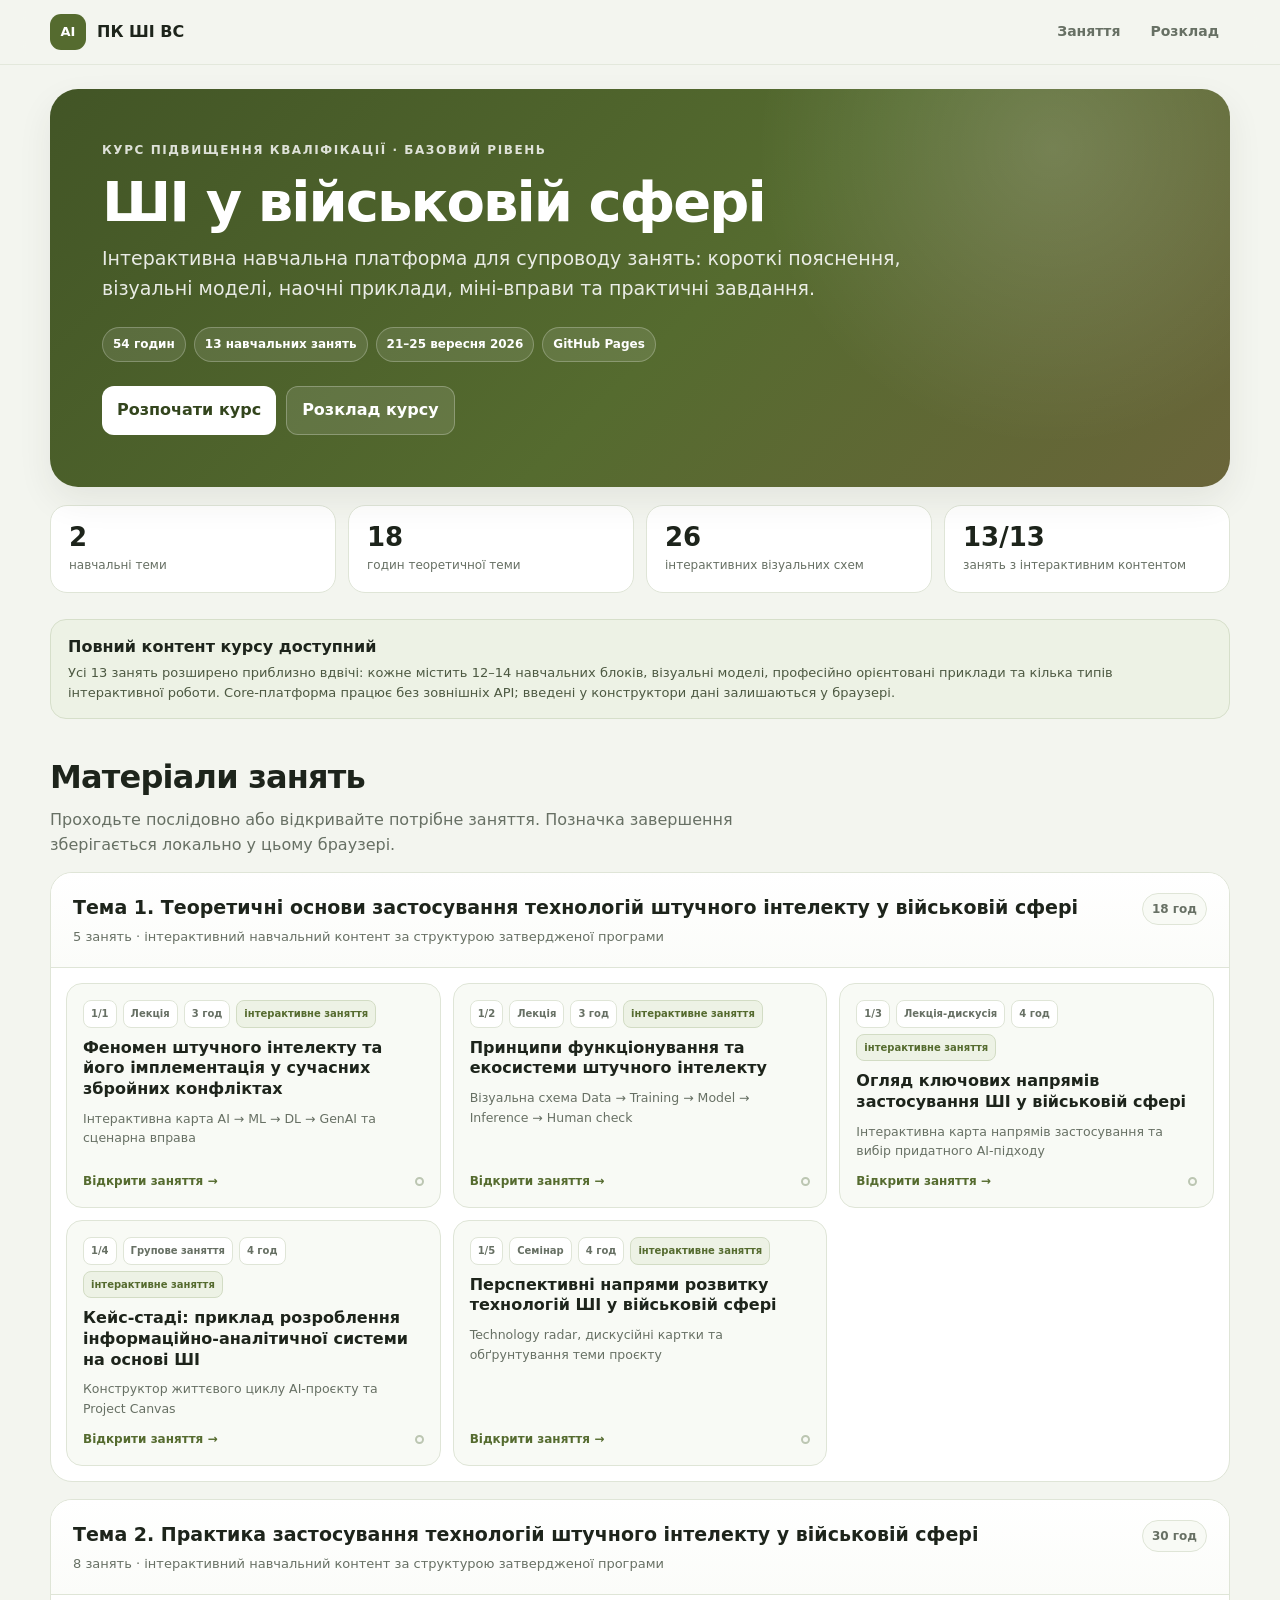
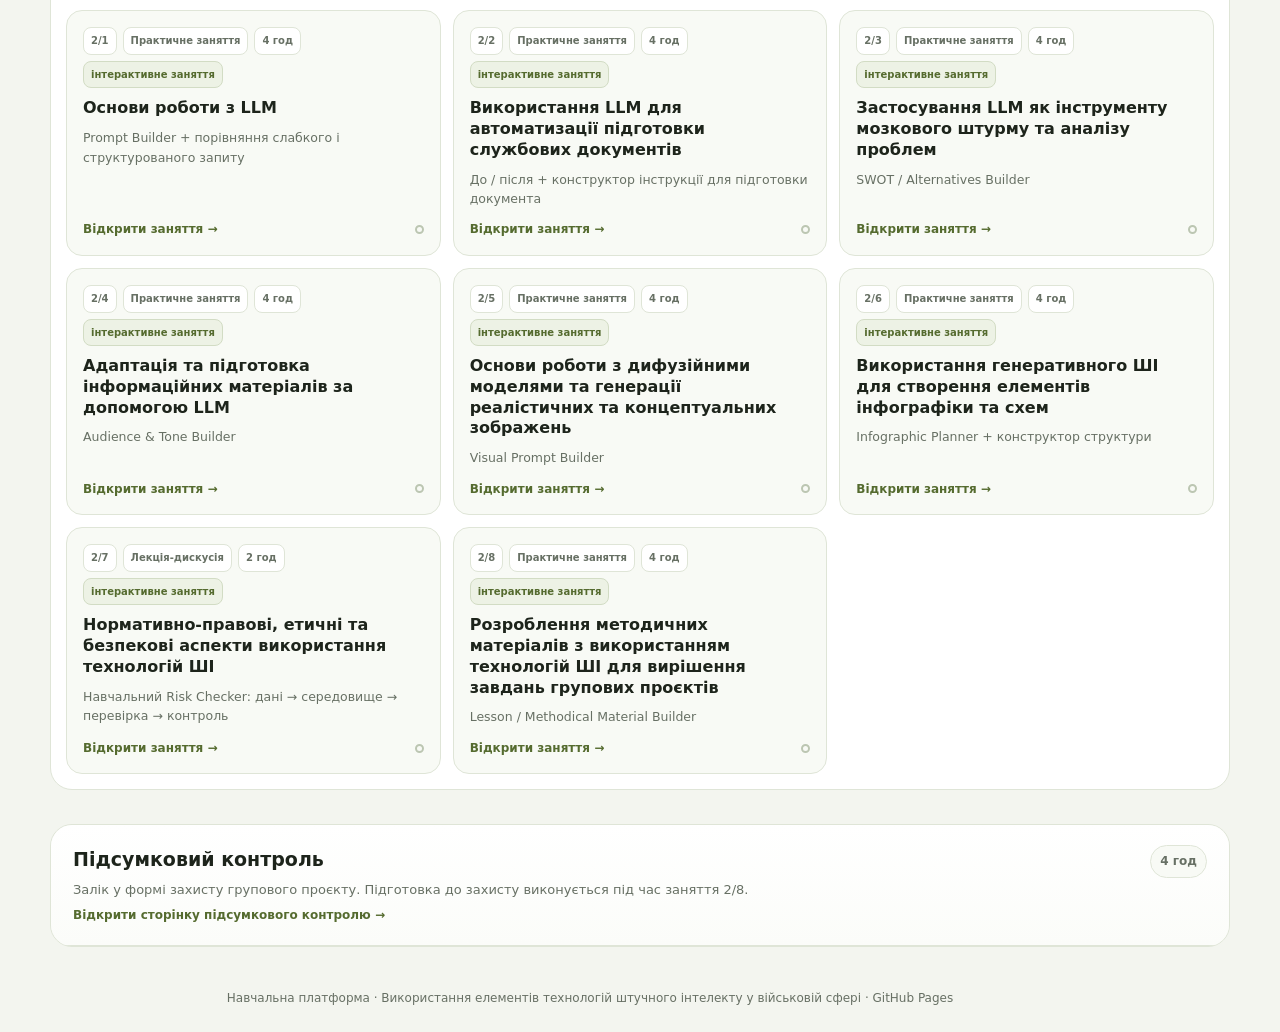
<file: index.html>
<!doctype html>
<html lang="uk">
<head>
  <meta charset="utf-8">
  <meta name="viewport" content="width=device-width, initial-scale=1">
  <meta name="color-scheme" content="light">
  <meta name="description" content="Інтерактивна навчальна платформа курсу з використання елементів технологій ШІ у військовій сфері.">
  <title>ШІ у військовій сфері · навчальна платформа</title>
  <link rel="stylesheet" href="assets/css/site.css">
</head>
<body data-page="home">
  <div id="app"></div>
  <noscript>Для інтерактивних елементів платформи потрібно увімкнути JavaScript.</noscript>
  <script src="data/course-data.js"></script>
  <script src="assets/js/app.js"></script>
</body>
</html>
</file>
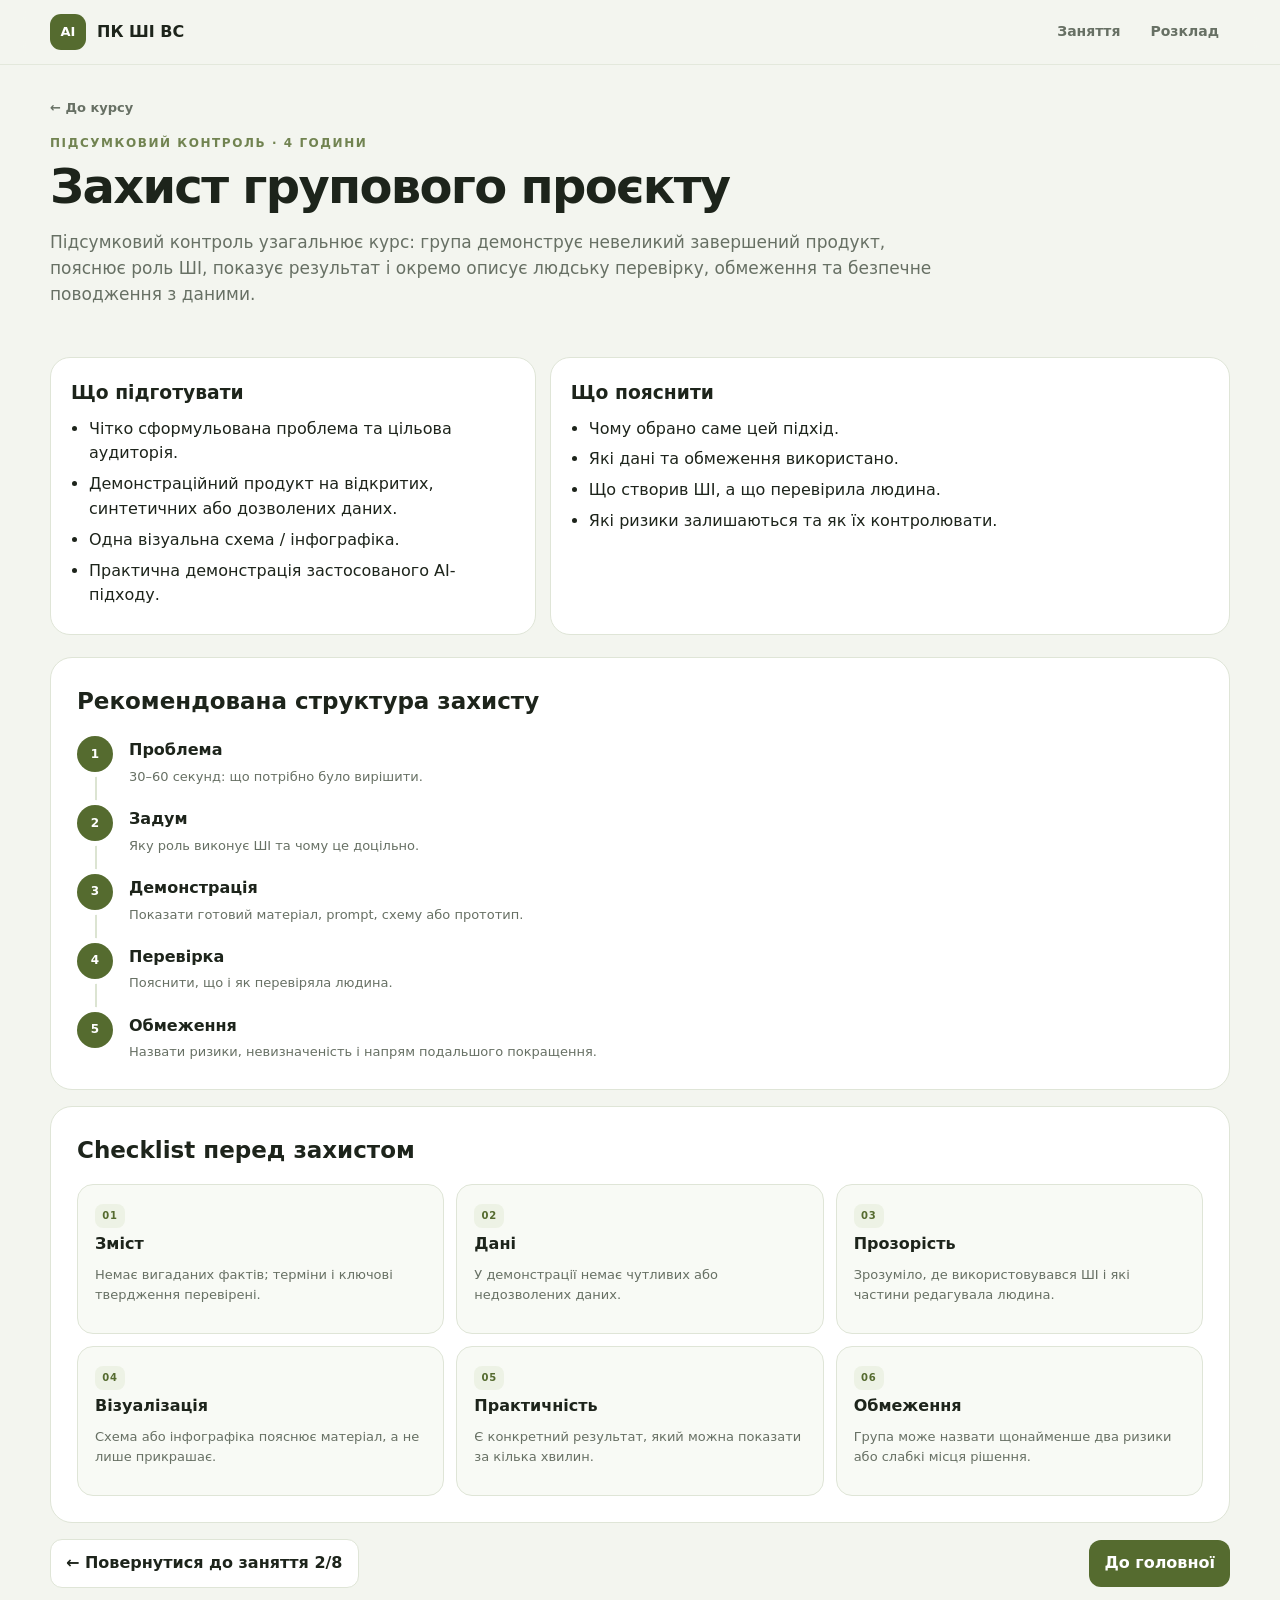
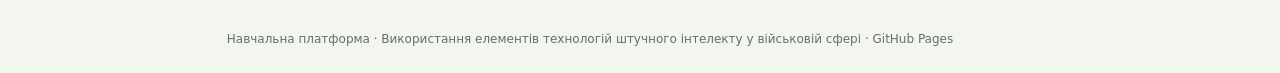
<file: final.html>
<!doctype html>
<html lang="uk">
<head>
  <meta charset="utf-8">
  <meta name="viewport" content="width=device-width, initial-scale=1">
  <meta name="color-scheme" content="light">
  <meta name="description" content="Підсумковий контроль курсу з використання елементів технологій ШІ у військовій сфері.">
  <title>Підсумковий контроль · ШІ у військовій сфері</title>
  <link rel="stylesheet" href="assets/css/site.css">
</head>
<body data-page="final">
  <div id="app"></div>
  <noscript>Для інтерактивних елементів платформи потрібно увімкнути JavaScript.</noscript>
  <script src="data/course-data.js"></script>
  <script src="assets/js/app.js"></script>
</body>
</html>
</file>
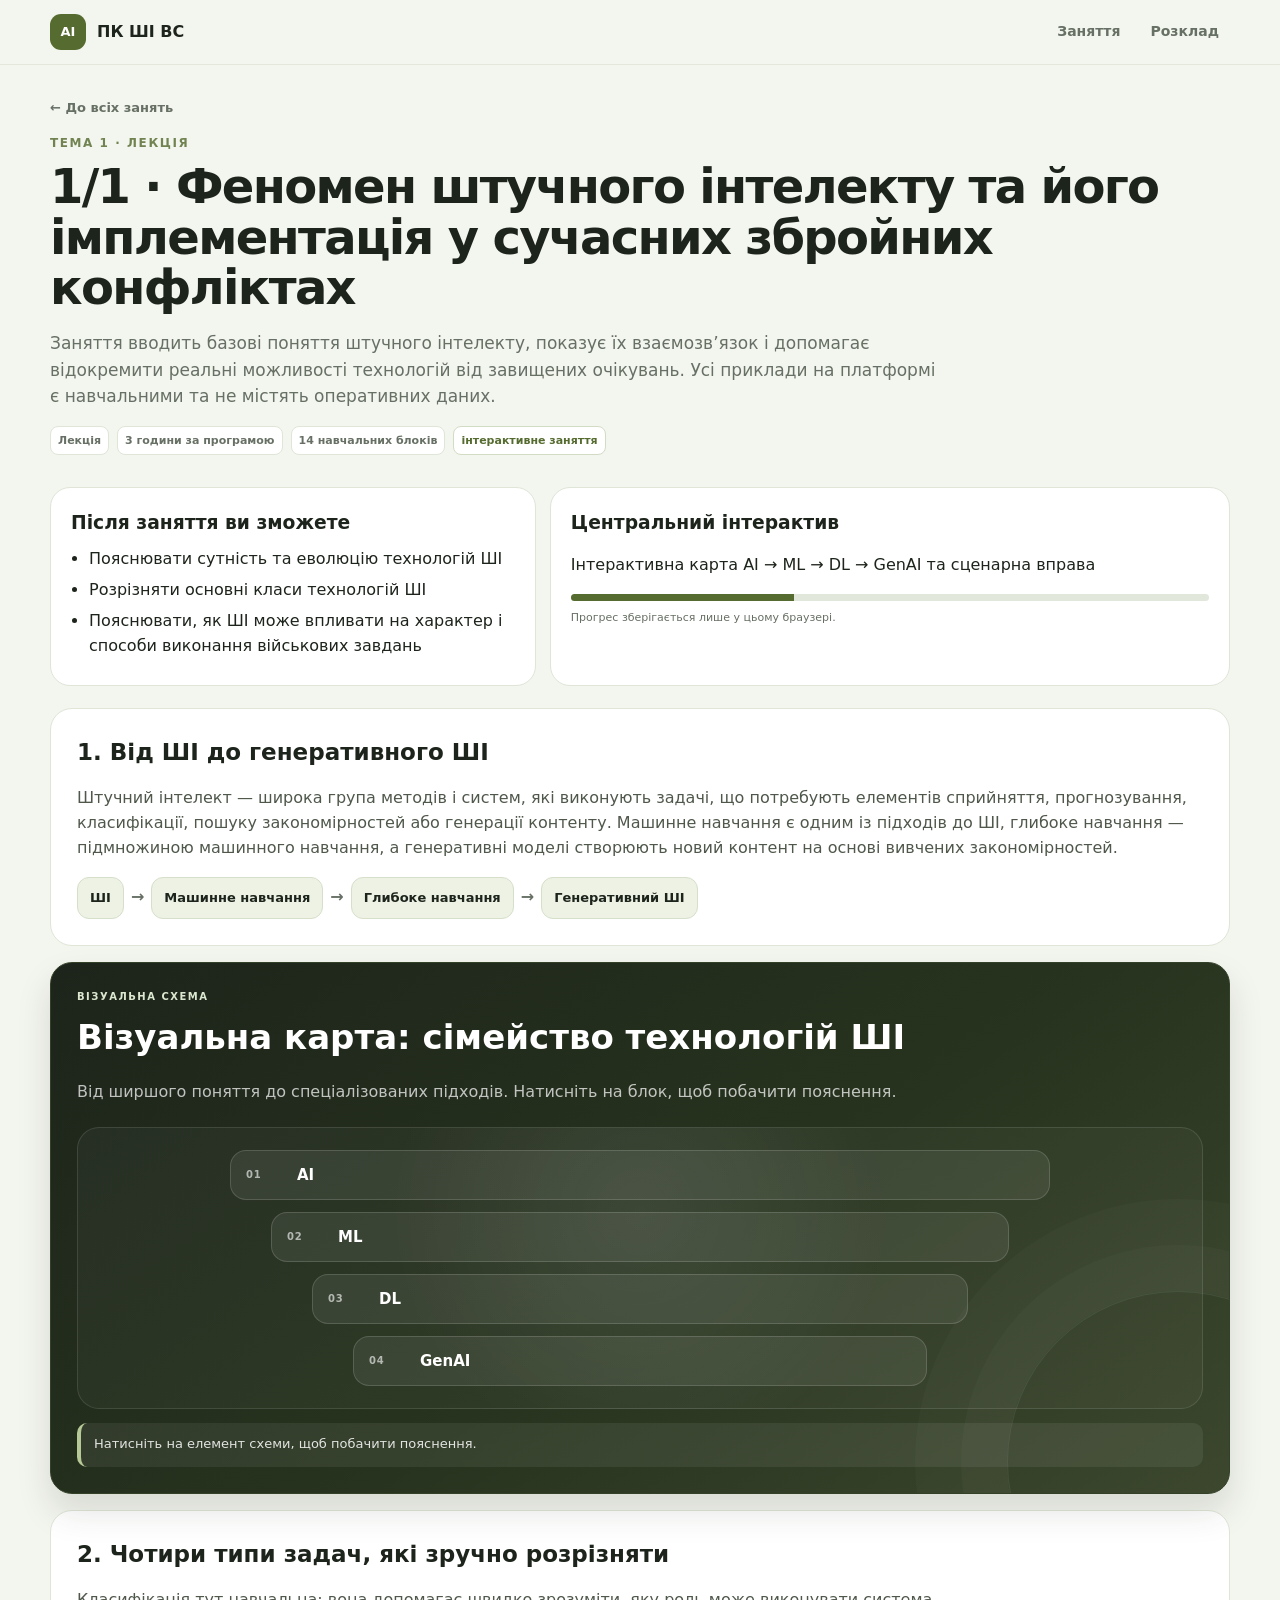
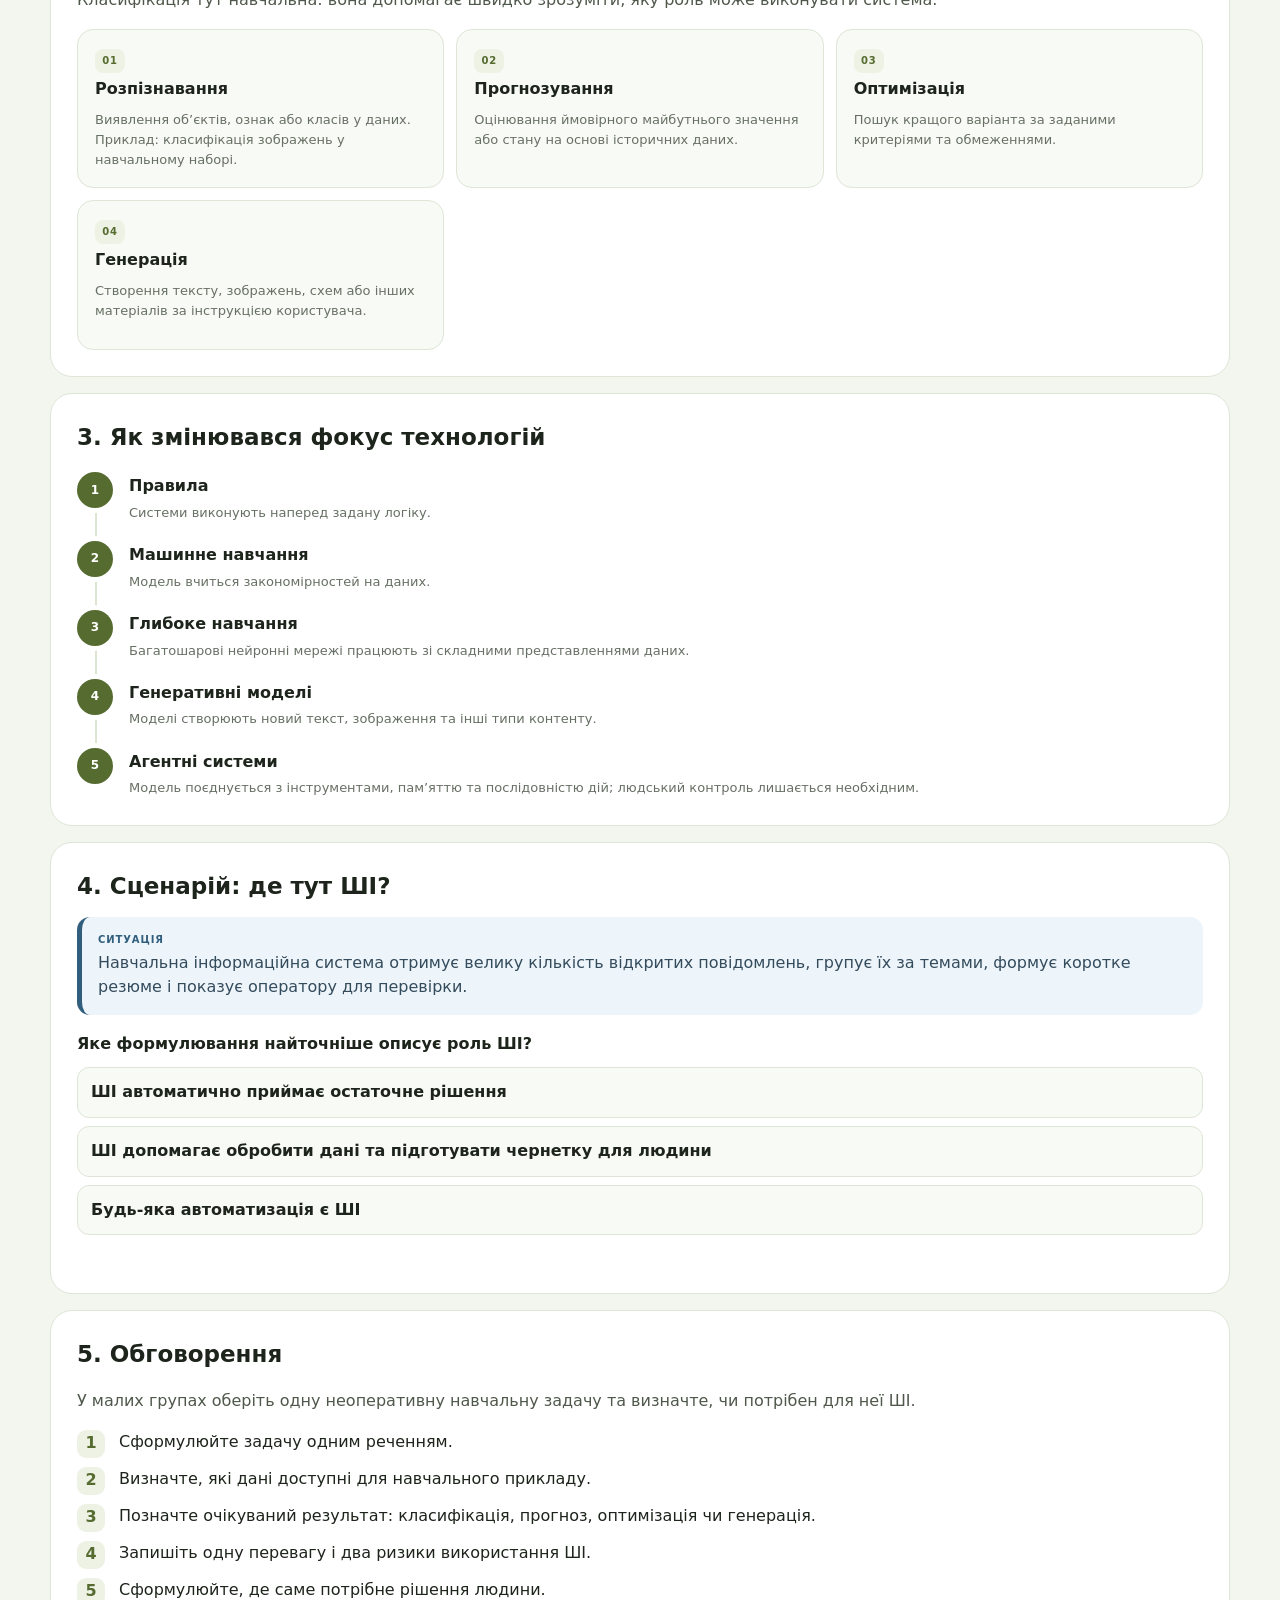
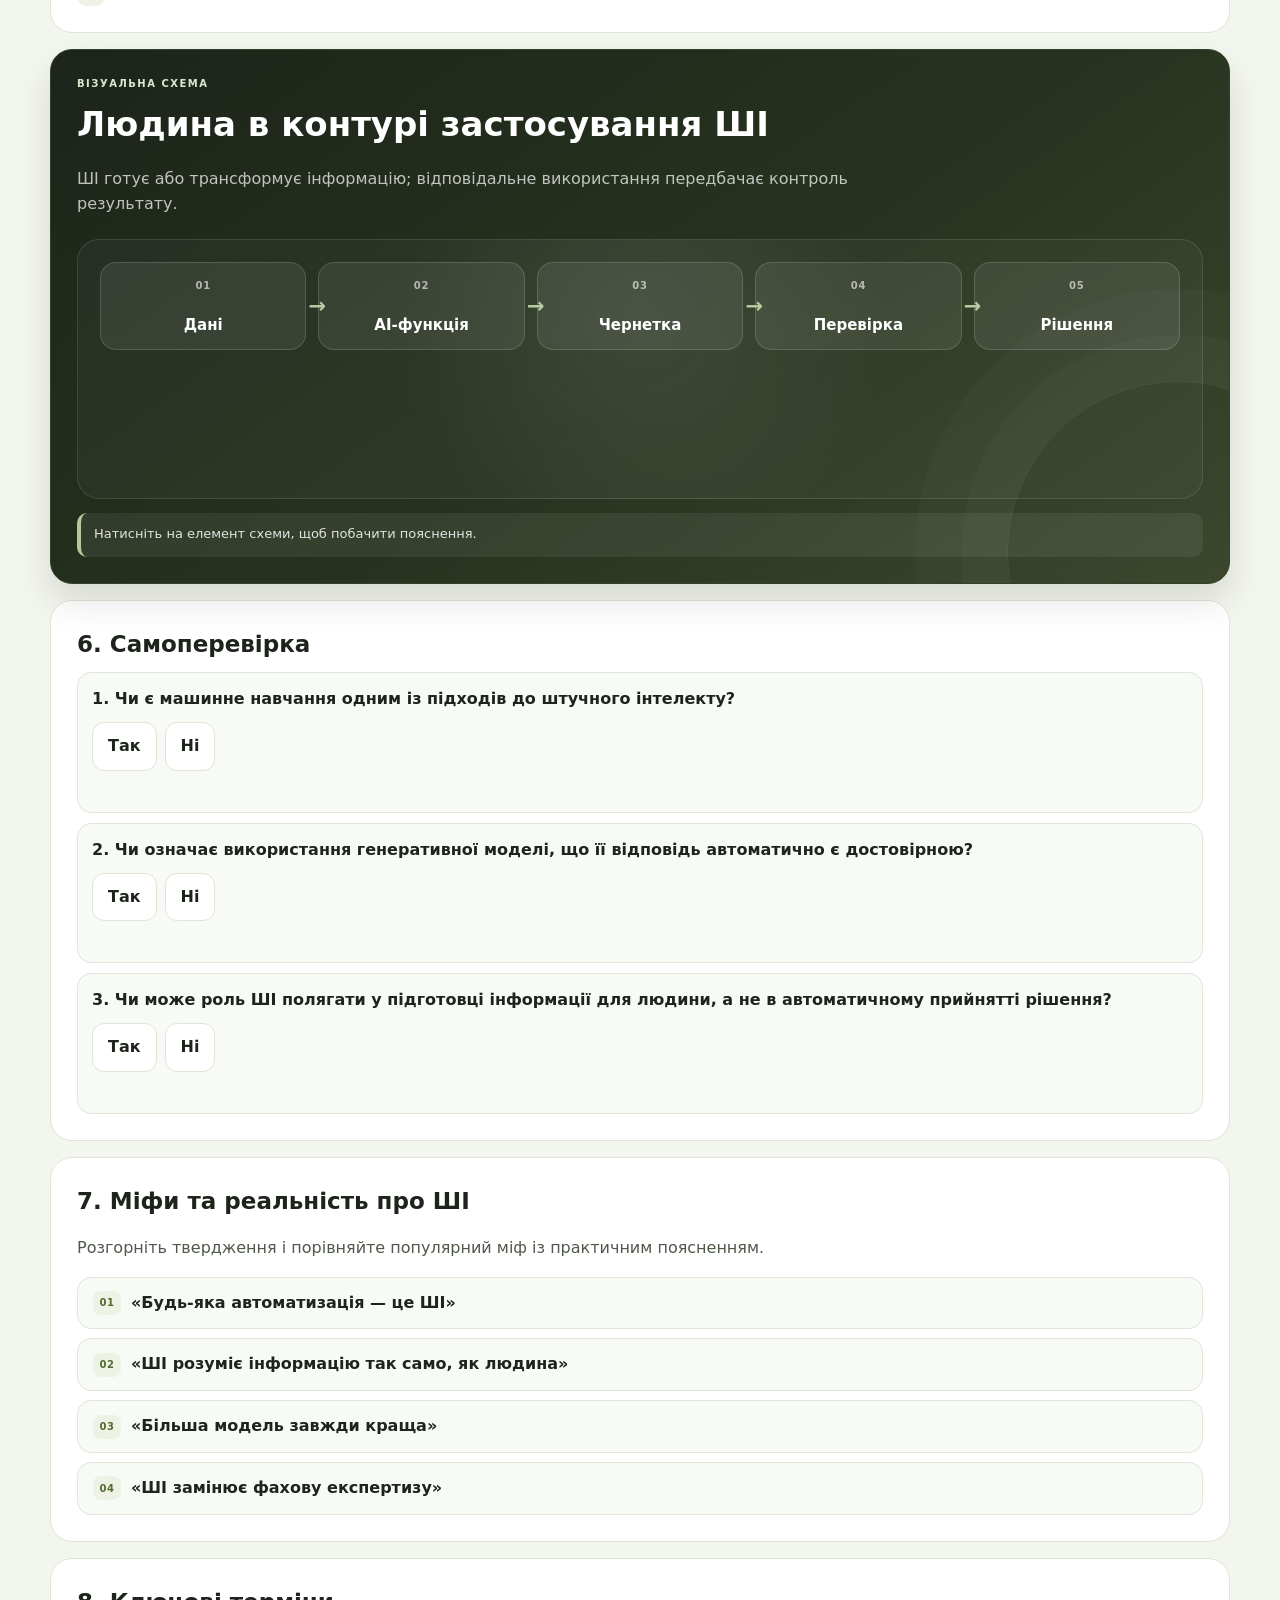
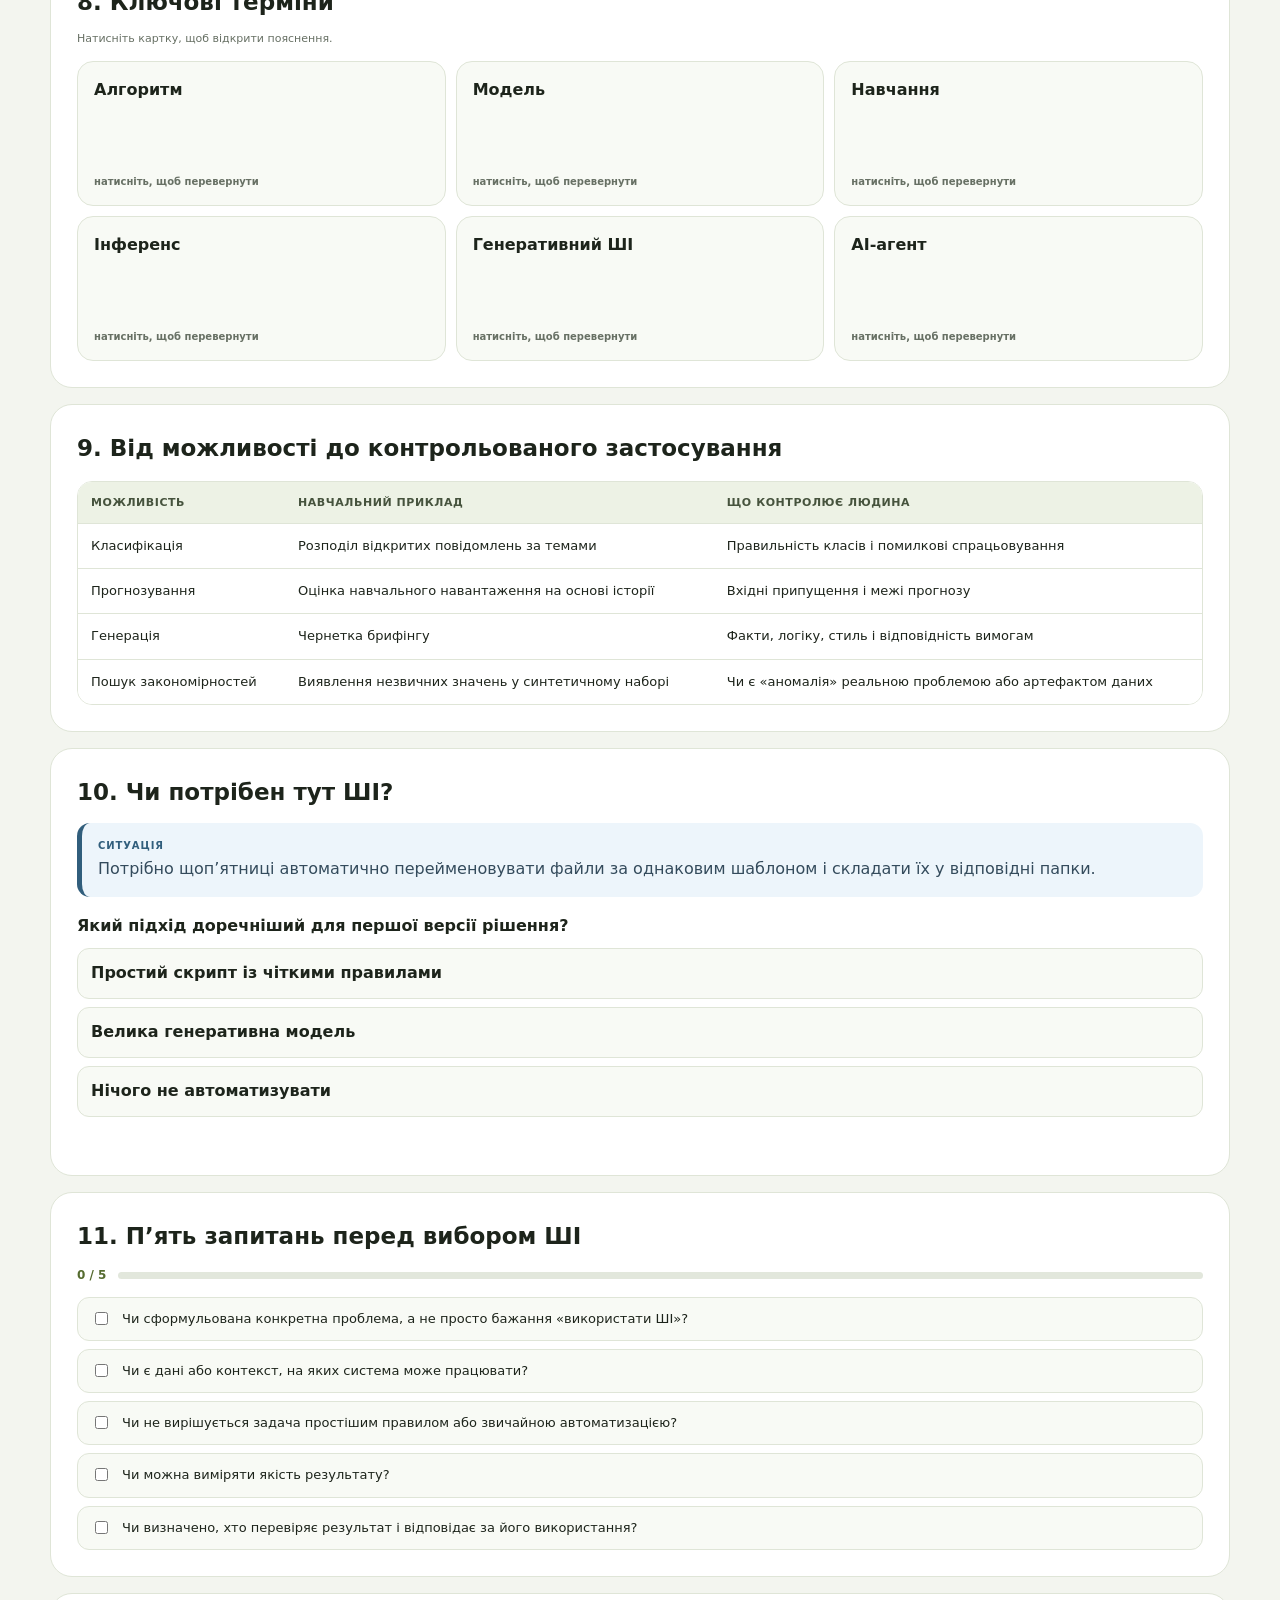
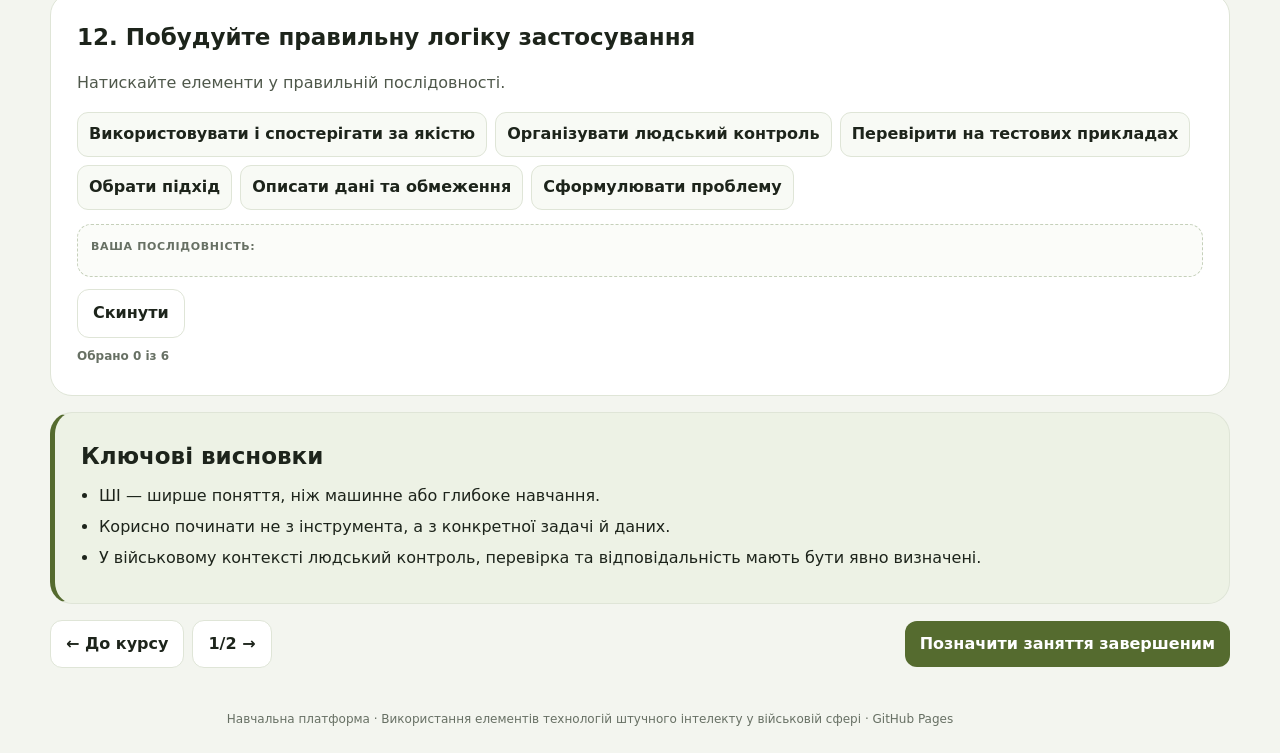
<file: lesson.html>
<!doctype html>
<html lang="uk">
<head>
  <meta charset="utf-8">
  <meta name="viewport" content="width=device-width, initial-scale=1">
  <meta name="color-scheme" content="light">
  <meta name="description" content="Інтерактивне заняття курсу з використання елементів технологій ШІ у військовій сфері.">
  <title>Заняття · ШІ у військовій сфері</title>
  <link rel="stylesheet" href="assets/css/site.css">
</head>
<body data-page="lesson">
  <div id="app"></div>
  <noscript>Для інтерактивних елементів платформи потрібно увімкнути JavaScript.</noscript>
  <script src="data/course-data.js"></script>
  <script src="data/lessons-topic1.js"></script>
  <script src="data/lessons-topic2.js"></script>
  <script src="data/lessons-topic1-extended.js"></script>
  <script src="data/lessons-topic2-extended.js"></script>
  <script src="data/lesson-visuals.js"></script>
  <script src="data/lesson-images.js"></script>
  <script src="assets/js/app.js"></script>
</body>
</html>
</file>
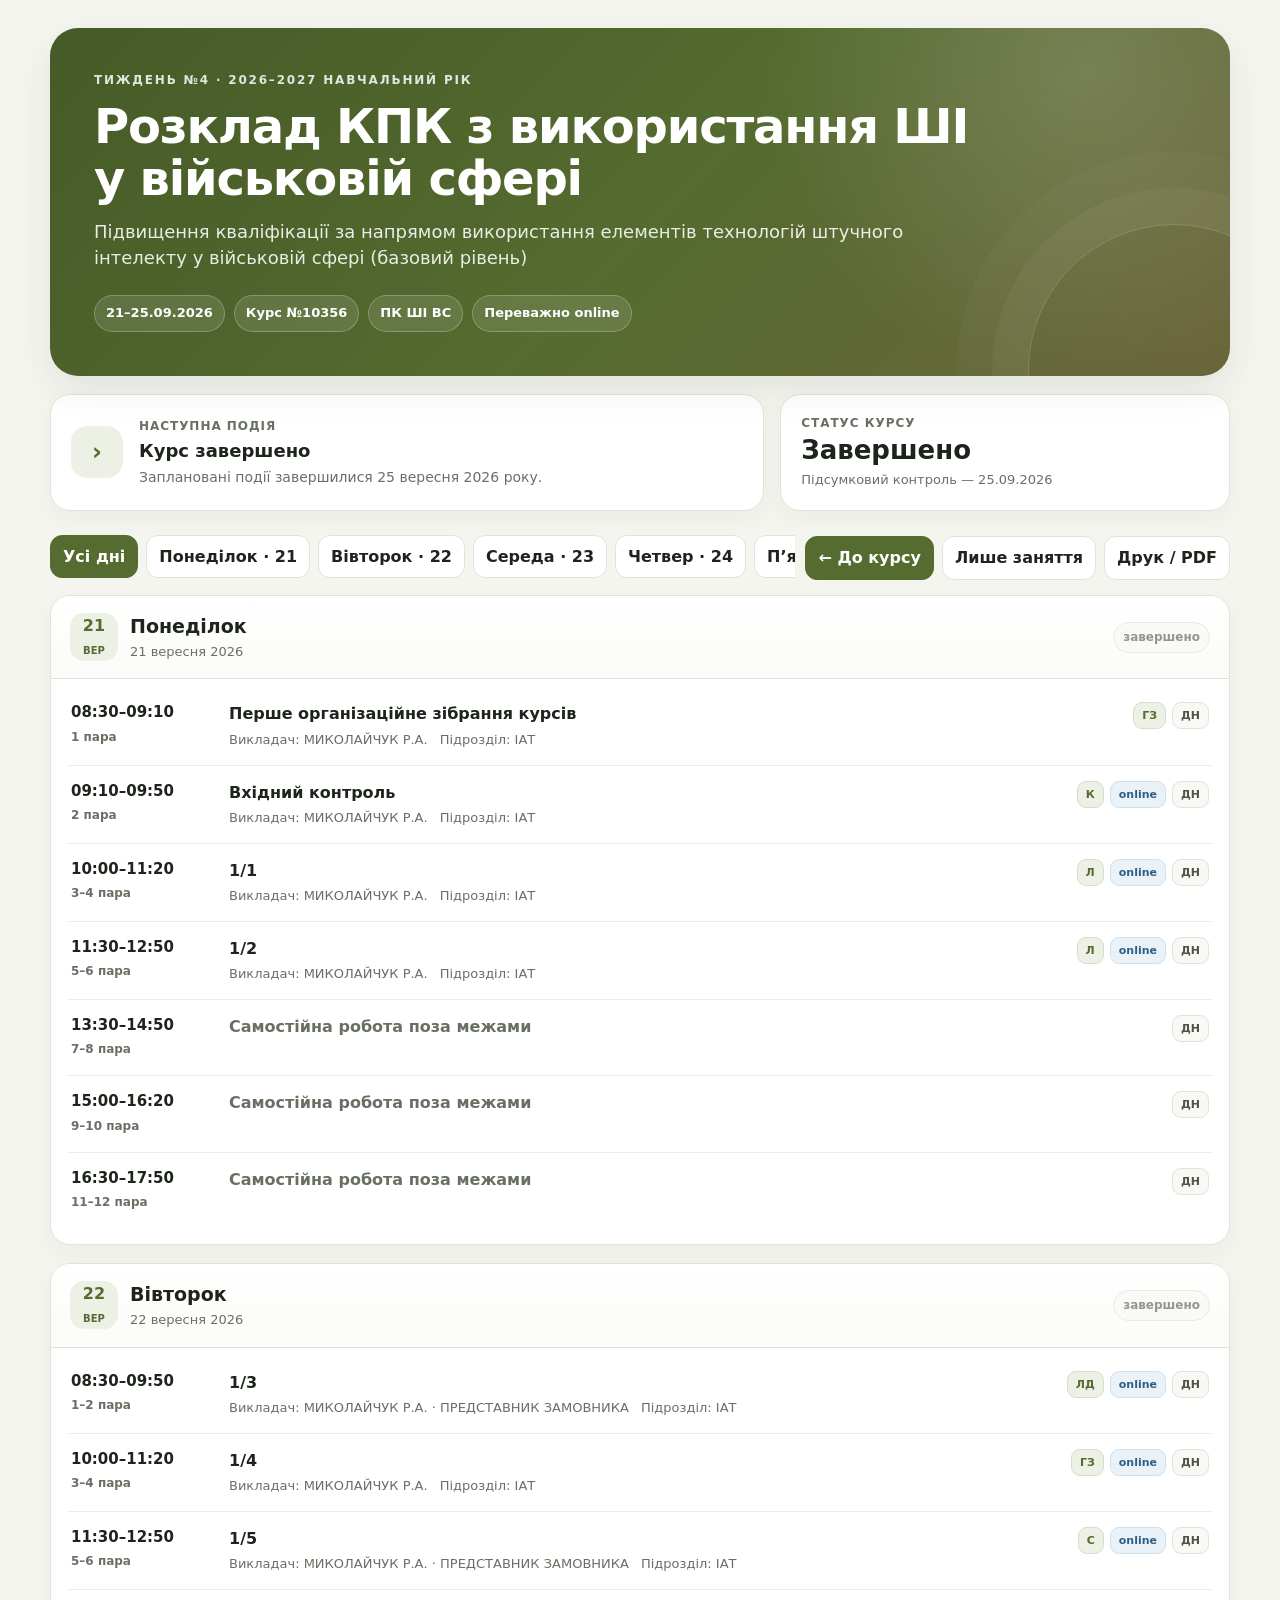
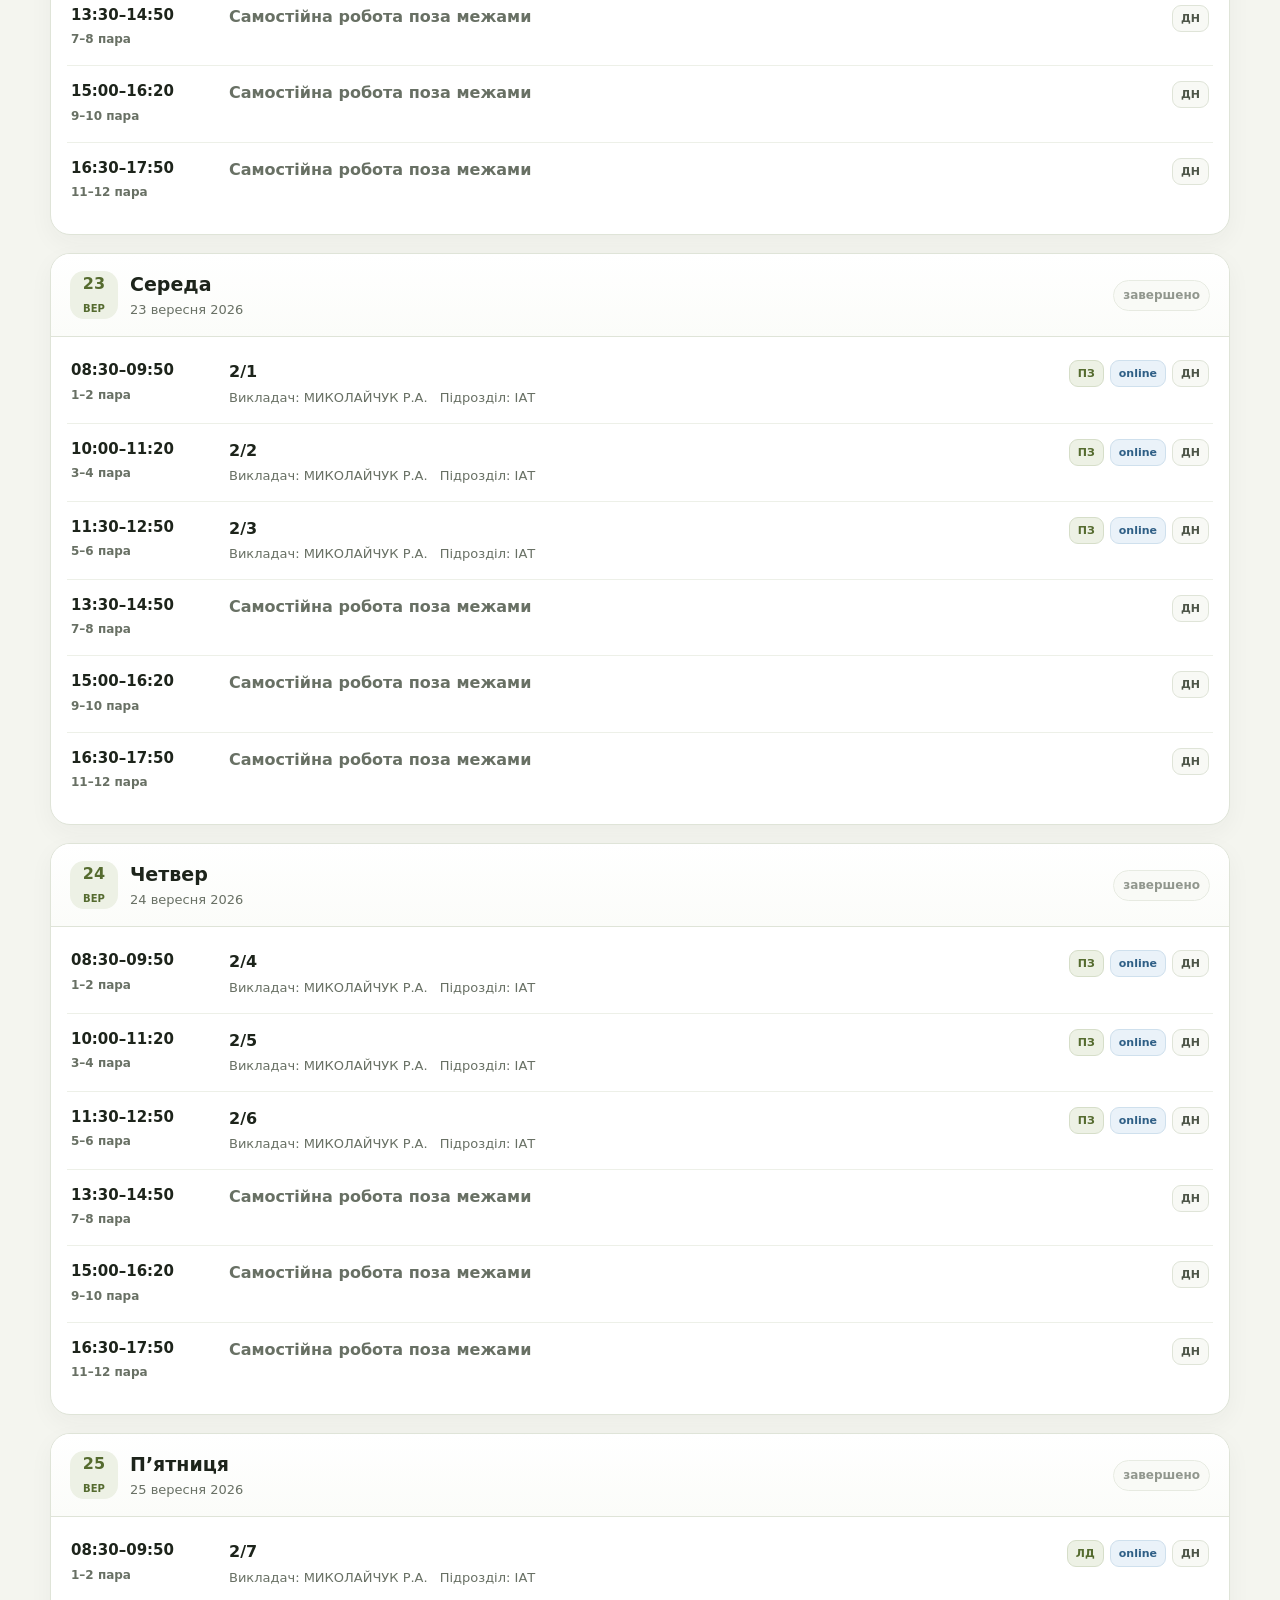
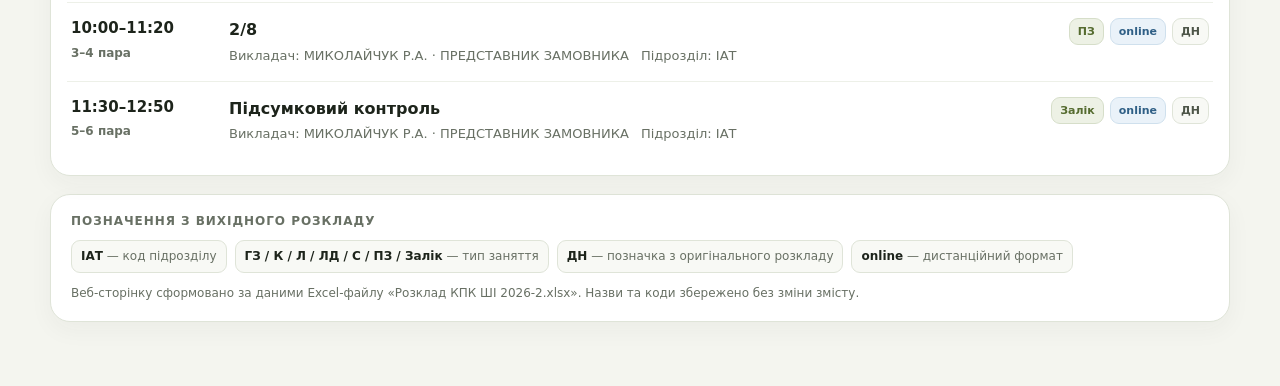
<file: schedule.html>
<!doctype html>
<html lang="uk">
<head>
  <meta charset="utf-8" />
  <meta name="viewport" content="width=device-width, initial-scale=1" />
  <meta name="color-scheme" content="light" />
  <title>Розклад КПК ШІ — 21–25 вересня 2026</title>
  <style>
    :root {
      --bg: #f4f5ef;
      --surface: #ffffff;
      --surface-2: #f8f9f5;
      --text: #1d241b;
      --muted: #687064;
      --line: #dfe4d8;
      --accent: #556b2f;
      --accent-2: #6a653a;
      --accent-soft: #edf1e5;
      --warn-soft: #fff4d8;
      --warn: #8a6613;
      --blue-soft: #eaf2f9;
      --blue: #2f5f86;
      --shadow: 0 14px 36px rgba(44, 53, 35, 0.09);
      --radius: 20px;
    }
    * { box-sizing: border-box; }
    html { scroll-behavior: smooth; }
    body { margin: 0; font-family: Inter, ui-sans-serif, system-ui, -apple-system, BlinkMacSystemFont, "Segoe UI", sans-serif; background: var(--bg); color: var(--text); line-height: 1.45; }
    button, input { font: inherit; }
    button { cursor: pointer; }
    .shell { width: min(1180px, calc(100% - 32px)); margin: 0 auto; padding: 28px 0 64px; }
    .hero { position: relative; overflow: hidden; border-radius: 28px; padding: clamp(24px, 4vw, 44px); color: white; background: radial-gradient(circle at 88% 12%, rgba(255,255,255,.16), transparent 30%), linear-gradient(135deg, #465a27 0%, #556b2f 52%, #6a653a 100%); box-shadow: var(--shadow); }
    .hero::after { content: ""; position: absolute; width: 290px; height: 290px; right: -90px; bottom: -140px; border: 1px solid rgba(255,255,255,.18); border-radius: 50%; box-shadow: 0 0 0 36px rgba(255,255,255,.04), 0 0 0 72px rgba(255,255,255,.025); }
    .eyebrow { font-size: 12px; text-transform: uppercase; letter-spacing: .15em; font-weight: 800; opacity: .84; }
    h1 { max-width: 880px; margin: 12px 0 14px; font-size: clamp(28px, 5vw, 48px); line-height: 1.08; letter-spacing: -.025em; }
    .subtitle { max-width: 850px; margin: 0; font-size: clamp(15px, 2vw, 18px); color: rgba(255,255,255,.88); }
    .hero-meta { display: flex; flex-wrap: wrap; gap: 9px; margin-top: 24px; }
    .hero-chip { border: 1px solid rgba(255,255,255,.24); background: rgba(255,255,255,.11); padding: 8px 11px; border-radius: 999px; font-size: 13px; font-weight: 700; backdrop-filter: blur(4px); }
    .dashboard { display: grid; grid-template-columns: 1.35fr .85fr; gap: 16px; margin: 18px 0 24px; }
    .panel { background: var(--surface); border: 1px solid var(--line); border-radius: var(--radius); box-shadow: 0 8px 24px rgba(44, 53, 35, 0.045); }
    .next-card { padding: 20px; display: grid; grid-template-columns: auto 1fr; gap: 16px; align-items: center; }
    .next-icon { width: 52px; height: 52px; border-radius: 16px; display: grid; place-items: center; background: var(--accent-soft); color: var(--accent); font-size: 24px; font-weight: 800; }
    .label { color: var(--muted); font-size: 12px; font-weight: 800; letter-spacing: .08em; text-transform: uppercase; }
    .next-title { font-size: 18px; font-weight: 850; margin: 3px 0 3px; }
    .next-meta { color: var(--muted); font-size: 14px; }
    .status-card { padding: 20px; display: flex; flex-direction: column; justify-content: center; }
    .status-main { font-size: 26px; line-height: 1.1; font-weight: 900; margin-top: 4px; }
    .status-sub { color: var(--muted); font-size: 13px; margin-top: 6px; }
    .toolbar { display: flex; gap: 10px; align-items: center; justify-content: space-between; margin: 20px 0 14px; }
    .tabs { display: flex; gap: 8px; overflow-x: auto; padding-bottom: 3px; scrollbar-width: thin; }
    .tab, .action { border: 1px solid var(--line); color: var(--text); background: var(--surface); border-radius: 12px; padding: 9px 12px; font-weight: 800; white-space: nowrap; transition: .18s ease; text-decoration: none; display: inline-flex; align-items: center; justify-content: center; }
    .tab:hover, .action:hover { transform: translateY(-1px); border-color: #cbd2c2; }
    .tab.active { background: var(--accent); color: white; border-color: var(--accent); }
    .actions { display: flex; gap: 8px; flex: 0 0 auto; }
    .action.secondary.active { background: var(--accent-soft); color: var(--accent); border-color: #cfd9bf; }
    .action.course-link { background: var(--accent); color: #fff; border-color: var(--accent); }
    .schedule { display: grid; gap: 18px; }
    .day { overflow: hidden; }
    .day-head { padding: 17px 19px; border-bottom: 1px solid var(--line); display: flex; align-items: center; gap: 12px; justify-content: space-between; background: linear-gradient(180deg, #ffffff 0%, #fbfcf9 100%); }
    .day-title-wrap { display: flex; align-items: center; gap: 12px; min-width: 0; }
    .date-badge { width: 48px; height: 48px; flex: 0 0 auto; border-radius: 14px; background: var(--accent-soft); color: var(--accent); display: grid; place-items: center; font-weight: 900; line-height: 1; }
    .date-badge small { display: block; font-size: 10px; font-weight: 800; text-transform: uppercase; margin-top: 2px; }
    .day h2 { font-size: 19px; margin: 0; }
    .day-date { color: var(--muted); font-size: 13px; margin-top: 2px; }
    .day-state { font-size: 12px; font-weight: 850; padding: 6px 9px; border-radius: 999px; background: var(--surface-2); color: var(--muted); border: 1px solid var(--line); }
    .day-state.today { background: var(--warn-soft); color: var(--warn); border-color: #efdda7; }
    .day-state.next { background: var(--blue-soft); color: var(--blue); border-color: #cbddeb; }
    .day-state.done { opacity: .72; }
    .events { padding: 8px 16px 16px; }
    .event { display: grid; grid-template-columns: 142px 1fr auto; gap: 16px; padding: 15px 4px; align-items: start; border-bottom: 1px solid #edf0e8; }
    .event:last-child { border-bottom: 0; }
    .time { font-weight: 900; font-size: 15px; }
    .lesson-no { display: inline-block; margin-top: 5px; color: var(--muted); font-size: 12px; font-weight: 750; }
    .event-title { font-weight: 850; font-size: 16px; }
    .event-title.self { color: var(--muted); font-weight: 750; }
    .event-sub { margin-top: 5px; color: var(--muted); font-size: 13px; display: flex; flex-wrap: wrap; gap: 6px 12px; }
    .event-sub span { display: inline-flex; align-items: center; gap: 5px; }
    .badges { display: flex; flex-wrap: wrap; justify-content: flex-end; gap: 6px; max-width: 180px; }
    .badge { font-size: 11px; line-height: 1; padding: 7px 8px; font-weight: 850; border-radius: 9px; background: var(--surface-2); border: 1px solid var(--line); color: #4d5548; }
    .badge.type { color: var(--accent); background: var(--accent-soft); border-color: #d6dec9; }
    .badge.online { color: var(--blue); background: var(--blue-soft); border-color: #cfe0ed; }
    .event.current { margin: 5px -8px; padding: 14px 12px; border-radius: 14px; border: 1px solid #d7e0c9; background: #f7faf2; }
    .legend { margin-top: 18px; padding: 18px 20px; }
    .legend-grid { display: flex; flex-wrap: wrap; gap: 8px; margin-top: 10px; }
    .legend-item { font-size: 12px; border: 1px solid var(--line); background: var(--surface-2); padding: 7px 9px; border-radius: 9px; color: var(--muted); }
    .legend-item strong { color: var(--text); }
    .source-note { color: var(--muted); font-size: 12px; margin-top: 12px; }
    .empty { padding: 38px; text-align: center; color: var(--muted); }
    @media (max-width: 780px) { .shell { width: min(100% - 20px, 1180px); padding-top: 10px; } .hero { border-radius: 22px; } .dashboard { grid-template-columns: 1fr; } .toolbar { align-items: stretch; flex-direction: column; } .actions { width: 100%; } .actions .action { flex: 1; } .event { grid-template-columns: 104px 1fr; gap: 10px; } .badges { grid-column: 2; justify-content: flex-start; max-width: none; margin-top: -5px; } .day-head { align-items: flex-start; } .day-state { display: none; } }
    @media (max-width: 480px) { .hero { padding: 22px 18px; } .next-card { grid-template-columns: 1fr; } .next-icon { display: none; } .events { padding-inline: 12px; } .event { grid-template-columns: 1fr; } .badges { grid-column: 1; } .time { display: flex; align-items: baseline; gap: 8px; } .lesson-no { margin-top: 0; } }
    @media print { :root { --bg: #fff; --shadow: none; } body { background: #fff; } .shell { width: 100%; padding: 0; } .hero { color: #111; background: #fff; border: 1px solid #aaa; box-shadow: none; padding: 18px; } .hero::after, .toolbar, .dashboard { display: none !important; } .hero-chip { color: #111; border-color: #bbb; background: #fff; } .subtitle { color: #333; } .schedule { gap: 10px; } .panel { box-shadow: none; break-inside: avoid; } .day { display: block !important; } .day-head { padding: 10px 12px; } .events { padding: 4px 10px 8px; } .event { padding: 8px 2px; } .legend { display: none; } @page { size: A4; margin: 10mm; } }
  </style>
</head>
<body>
  <main class="shell">
    <section class="hero">
      <div class="eyebrow">Тиждень №4 · 2026–2027 навчальний рік</div>
      <h1>Розклад КПК з використання ШІ у військовій сфері</h1>
      <p class="subtitle">Підвищення кваліфікації за напрямом використання елементів технологій штучного інтелекту у військовій сфері (базовий рівень)</p>
      <div class="hero-meta"><span class="hero-chip">21–25.09.2026</span><span class="hero-chip">Курс №10356</span><span class="hero-chip">ПК ШІ ВС</span><span class="hero-chip">Переважно online</span></div>
    </section>
    <section class="dashboard" aria-label="Короткий огляд">
      <div class="panel next-card"><div class="next-icon">›</div><div><div class="label">Наступна подія</div><div class="next-title" id="nextTitle">—</div><div class="next-meta" id="nextMeta">—</div></div></div>
      <div class="panel status-card"><div class="label">Статус курсу</div><div class="status-main" id="courseStatus">—</div><div class="status-sub" id="courseStatusSub">—</div></div>
    </section>
    <section class="toolbar" aria-label="Керування розкладом"><div class="tabs" id="tabs"></div><div class="actions"><a class="action course-link" href="index.html">← До курсу</a><button class="action secondary" id="classOnlyBtn" type="button" title="Приховати блоки самостійної роботи">Лише заняття</button><button class="action" id="printBtn" type="button">Друк / PDF</button></div></section>
    <section class="schedule" id="schedule" aria-live="polite"></section>
    <section class="panel legend"><div class="label">Позначення з вихідного розкладу</div><div class="legend-grid"><span class="legend-item"><strong>ІАТ</strong> — код підрозділу</span><span class="legend-item"><strong>ГЗ / К / Л / ЛД / С / ПЗ / Залік</strong> — тип заняття</span><span class="legend-item"><strong>ДН</strong> — позначка з оригінального розкладу</span><span class="legend-item"><strong>online</strong> — дистанційний формат</span></div><div class="source-note">Веб-сторінку сформовано за даними Excel-файлу «Розклад КПК ШІ 2026-2.xlsx». Назви та коди збережено без зміни змісту.</div></section>
  </main>
  <script>
    const scheduleData = [
      { id: "2026-09-21", day: "Понеділок", dateLabel: "21 вересня 2026", month: "вер", dayNum: "21", events: [
        { lessons: "1", start: "08:30", end: "09:10", unit: "ІАТ", type: "ГЗ", mark: "ДН", title: "Перше організаційне зібрання курсів", instructors: ["МИКОЛАЙЧУК Р.А."] },
        { lessons: "2", start: "09:10", end: "09:50", unit: "ІАТ", type: "К", mark: "ДН", title: "Вхідний контроль", online: true, instructors: ["МИКОЛАЙЧУК Р.А."] },
        { lessons: "3–4", start: "10:00", end: "11:20", unit: "ІАТ", type: "Л", mark: "ДН", title: "1/1", online: true, instructors: ["МИКОЛАЙЧУК Р.А."] },
        { lessons: "5–6", start: "11:30", end: "12:50", unit: "ІАТ", type: "Л", mark: "ДН", title: "1/2", online: true, instructors: ["МИКОЛАЙЧУК Р.А."] },
        { lessons: "7–8", start: "13:30", end: "14:50", mark: "ДН", title: "Самостійна робота поза межами", self: true },
        { lessons: "9–10", start: "15:00", end: "16:20", mark: "ДН", title: "Самостійна робота поза межами", self: true },
        { lessons: "11–12", start: "16:30", end: "17:50", mark: "ДН", title: "Самостійна робота поза межами", self: true }
      ]},
      { id: "2026-09-22", day: "Вівторок", dateLabel: "22 вересня 2026", month: "вер", dayNum: "22", events: [
        { lessons: "1–2", start: "08:30", end: "09:50", unit: "ІАТ", type: "ЛД", mark: "ДН", title: "1/3", online: true, instructors: ["МИКОЛАЙЧУК Р.А.", "ПРЕДСТАВНИК ЗАМОВНИКА"] },
        { lessons: "3–4", start: "10:00", end: "11:20", unit: "ІАТ", type: "ГЗ", mark: "ДН", title: "1/4", online: true, instructors: ["МИКОЛАЙЧУК Р.А."] },
        { lessons: "5–6", start: "11:30", end: "12:50", unit: "ІАТ", type: "С", mark: "ДН", title: "1/5", online: true, instructors: ["МИКОЛАЙЧУК Р.А.", "ПРЕДСТАВНИК ЗАМОВНИКА"] },
        { lessons: "7–8", start: "13:30", end: "14:50", mark: "ДН", title: "Самостійна робота поза межами", self: true },
        { lessons: "9–10", start: "15:00", end: "16:20", mark: "ДН", title: "Самостійна робота поза межами", self: true },
        { lessons: "11–12", start: "16:30", end: "17:50", mark: "ДН", title: "Самостійна робота поза межами", self: true }
      ]},
      { id: "2026-09-23", day: "Середа", dateLabel: "23 вересня 2026", month: "вер", dayNum: "23", events: [
        { lessons: "1–2", start: "08:30", end: "09:50", unit: "ІАТ", type: "ПЗ", mark: "ДН", title: "2/1", online: true, instructors: ["МИКОЛАЙЧУК Р.А."] },
        { lessons: "3–4", start: "10:00", end: "11:20", unit: "ІАТ", type: "ПЗ", mark: "ДН", title: "2/2", online: true, instructors: ["МИКОЛАЙЧУК Р.А."] },
        { lessons: "5–6", start: "11:30", end: "12:50", unit: "ІАТ", type: "ПЗ", mark: "ДН", title: "2/3", online: true, instructors: ["МИКОЛАЙЧУК Р.А."] },
        { lessons: "7–8", start: "13:30", end: "14:50", mark: "ДН", title: "Самостійна робота поза межами", self: true },
        { lessons: "9–10", start: "15:00", end: "16:20", mark: "ДН", title: "Самостійна робота поза межами", self: true },
        { lessons: "11–12", start: "16:30", end: "17:50", mark: "ДН", title: "Самостійна робота поза межами", self: true }
      ]},
      { id: "2026-09-24", day: "Четвер", dateLabel: "24 вересня 2026", month: "вер", dayNum: "24", events: [
        { lessons: "1–2", start: "08:30", end: "09:50", unit: "ІАТ", type: "ПЗ", mark: "ДН", title: "2/4", online: true, instructors: ["МИКОЛАЙЧУК Р.А."] },
        { lessons: "3–4", start: "10:00", end: "11:20", unit: "ІАТ", type: "ПЗ", mark: "ДН", title: "2/5", online: true, instructors: ["МИКОЛАЙЧУК Р.А."] },
        { lessons: "5–6", start: "11:30", end: "12:50", unit: "ІАТ", type: "ПЗ", mark: "ДН", title: "2/6", online: true, instructors: ["МИКОЛАЙЧУК Р.А."] },
        { lessons: "7–8", start: "13:30", end: "14:50", mark: "ДН", title: "Самостійна робота поза межами", self: true },
        { lessons: "9–10", start: "15:00", end: "16:20", mark: "ДН", title: "Самостійна робота поза межами", self: true },
        { lessons: "11–12", start: "16:30", end: "17:50", mark: "ДН", title: "Самостійна робота поза межами", self: true }
      ]},
      { id: "2026-09-25", day: "П’ятниця", dateLabel: "25 вересня 2026", month: "вер", dayNum: "25", events: [
        { lessons: "1–2", start: "08:30", end: "09:50", unit: "ІАТ", type: "ЛД", mark: "ДН", title: "2/7", online: true, instructors: ["МИКОЛАЙЧУК Р.А."] },
        { lessons: "3–4", start: "10:00", end: "11:20", unit: "ІАТ", type: "ПЗ", mark: "ДН", title: "2/8", online: true, instructors: ["МИКОЛАЙЧУК Р.А.", "ПРЕДСТАВНИК ЗАМОВНИКА"] },
        { lessons: "5–6", start: "11:30", end: "12:50", unit: "ІАТ", type: "Залік", mark: "ДН", title: "Підсумковий контроль", online: true, instructors: ["МИКОЛАЙЧУК Р.А.", "ПРЕДСТАВНИК ЗАМОВНИКА"] }
      ]}
    ];
    const KYIV_OFFSET = "+03:00";
    const courseStart = new Date("2026-09-21T08:30:00" + KYIV_OFFSET);
    const courseEnd = new Date("2026-09-25T12:50:00" + KYIV_OFFSET);
    let activeDay = "all";
    let classesOnly = false;
    const tabsEl = document.getElementById("tabs");
    const scheduleEl = document.getElementById("schedule");
    const classOnlyBtn = document.getElementById("classOnlyBtn");
    function eventDate(dayId, time) { return new Date(`${dayId}T${time}:00${KYIV_OFFSET}`); }
    function escapeHtml(value = "") { return String(value).replace(/[&<>'"]/g, ch => ({"&":"&amp;","<":"&lt;",">":"&gt;","'":"&#039;",'"':"&quot;"}[ch])); }
    function renderTabs() { const items = [{ id: "all", label: "Усі дні" }, ...scheduleData.map(d => ({ id: d.id, label: `${d.day} · ${d.dayNum}` }))]; tabsEl.innerHTML = items.map(item => `<button type="button" class="tab ${activeDay === item.id ? "active" : ""}" data-day="${item.id}">${item.label}</button>`).join(""); tabsEl.querySelectorAll(".tab").forEach(btn => btn.addEventListener("click", () => { activeDay = btn.dataset.day; renderTabs(); renderSchedule(); })); }
    function dayState(day, now) { const start = eventDate(day.id, day.events[0].start); const end = eventDate(day.id, day.events[day.events.length - 1].end); if (now >= start && now <= end) return { label: "сьогодні", cls: "today" }; if (now > end) return { label: "завершено", cls: "done" }; const futureDays = scheduleData.filter(d => eventDate(d.id, d.events[0].start) > now); if (futureDays[0]?.id === day.id) return { label: "наступний день", cls: "next" }; return { label: "заплановано", cls: "" }; }
    function eventHtml(day, event, now) { const start = eventDate(day.id, event.start); const end = eventDate(day.id, event.end); const isCurrent = now >= start && now <= end; const instructorHtml = event.instructors?.length ? `<span>Викладач: ${event.instructors.map(escapeHtml).join(" · ")}</span>` : ""; const unitHtml = event.unit ? `<span>Підрозділ: ${escapeHtml(event.unit)}</span>` : ""; return `<article class="event ${isCurrent ? "current" : ""}" data-self="${event.self ? "1" : "0"}"><div class="time">${event.start}–${event.end}<span class="lesson-no">${escapeHtml(event.lessons)} пара</span></div><div><div class="event-title ${event.self ? "self" : ""}">${escapeHtml(event.title)}</div><div class="event-sub">${instructorHtml}${unitHtml}</div></div><div class="badges">${event.type ? `<span class="badge type">${escapeHtml(event.type)}</span>` : ""}${event.online ? `<span class="badge online">online</span>` : ""}${event.mark ? `<span class="badge">${escapeHtml(event.mark)}</span>` : ""}</div></article>`; }
    function renderSchedule() { const now = new Date(); const days = activeDay === "all" ? scheduleData : scheduleData.filter(d => d.id === activeDay); const visibleDays = days.map(day => ({ ...day, events: classesOnly ? day.events.filter(e => !e.self) : day.events })).filter(d => d.events.length); if (!visibleDays.length) { scheduleEl.innerHTML = `<div class="panel empty">Немає подій для вибраного фільтра.</div>`; return; } scheduleEl.innerHTML = visibleDays.map(day => { const state = dayState(day, now); return `<section class="panel day" data-day="${day.id}"><header class="day-head"><div class="day-title-wrap"><div class="date-badge">${day.dayNum}<small>${day.month}</small></div><div><h2>${day.day}</h2><div class="day-date">${day.dateLabel}</div></div></div><span class="day-state ${state.cls}">${state.label}</span></header><div class="events">${day.events.map(e => eventHtml(day, e, now)).join("")}</div></section>`; }).join(""); }
    function formatDelta(ms) { if (ms <= 0) return "зараз"; const totalMinutes = Math.floor(ms / 60000); const days = Math.floor(totalMinutes / 1440); const hours = Math.floor((totalMinutes % 1440) / 60); const mins = totalMinutes % 60; const parts = []; if (days) parts.push(`${days} дн.`); if (hours) parts.push(`${hours} год.`); if (!days && mins) parts.push(`${mins} хв.`); return `через ${parts.join(" ")}`; }
    function updateDashboard() { const now = new Date(); const allEvents = scheduleData.flatMap(day => day.events.map(event => ({ day, event, start: eventDate(day.id, event.start), end: eventDate(day.id, event.end) }))); const current = allEvents.find(x => now >= x.start && now <= x.end); const next = current || allEvents.find(x => x.start > now); const nextTitle = document.getElementById("nextTitle"); const nextMeta = document.getElementById("nextMeta"); if (next) { nextTitle.textContent = next.event.title; nextMeta.textContent = `${next.day.day}, ${next.day.dayNum} вересня · ${next.event.start}–${next.event.end}${current ? " · триває зараз" : " · " + formatDelta(next.start - now)}`; } else { nextTitle.textContent = "Курс завершено"; nextMeta.textContent = "Заплановані події завершилися 25 вересня 2026 року."; } const statusMain = document.getElementById("courseStatus"); const statusSub = document.getElementById("courseStatusSub"); if (now < courseStart) { statusMain.textContent = "Ще не розпочато"; statusSub.textContent = `Початок 21.09 о 08:30 · ${formatDelta(courseStart - now)}`; } else if (now <= courseEnd) { const dayIndex = scheduleData.findIndex(day => now <= eventDate(day.id, day.events[day.events.length - 1].end)); statusMain.textContent = "Курс триває"; statusSub.textContent = dayIndex >= 0 ? `Навчальний день ${dayIndex + 1} із ${scheduleData.length}` : "За планом"; } else { statusMain.textContent = "Завершено"; statusSub.textContent = "Підсумковий контроль — 25.09.2026"; } }
    classOnlyBtn.addEventListener("click", () => { classesOnly = !classesOnly; classOnlyBtn.classList.toggle("active", classesOnly); classOnlyBtn.textContent = classesOnly ? "Показати все" : "Лише заняття"; renderSchedule(); });
    document.getElementById("printBtn").addEventListener("click", () => window.print());
    renderTabs(); renderSchedule(); updateDashboard(); setInterval(() => { updateDashboard(); renderSchedule(); }, 60000);
  </script>
</body>
</html>
</file>
<file: assets/css/site.css>
:root{
  --bg:#f3f5ef;--surface:#fff;--surface-2:#f8faf5;--text:#1d241b;--muted:#677064;
  --line:#dfe5d7;--accent:#556b2f;--accent-2:#6a653a;--accent-soft:#edf2e5;
  --danger:#8d3f3f;--danger-soft:#fff0f0;--info:#315e7c;--info-soft:#edf5fb;
  --shadow:0 14px 34px rgba(45,55,35,.08);--radius:20px;--max:1180px
}
*{box-sizing:border-box}html{scroll-behavior:smooth}body{margin:0;font-family:Inter,ui-sans-serif,system-ui,-apple-system,BlinkMacSystemFont,"Segoe UI",sans-serif;background:var(--bg);color:var(--text);line-height:1.55}
a{color:inherit;text-decoration:none}button,input,textarea{font:inherit}.shell{width:min(var(--max),calc(100% - 30px));margin:0 auto}.topbar{position:sticky;top:0;z-index:20;background:rgba(243,245,239,.9);backdrop-filter:blur(12px);border-bottom:1px solid rgba(223,229,215,.8)}
.nav{height:64px;display:flex;align-items:center;justify-content:space-between;gap:16px}.brand{display:flex;align-items:center;gap:11px;font-weight:900}.brand-mark{width:36px;height:36px;border-radius:11px;background:var(--accent);color:#fff;display:grid;place-items:center;font-size:13px}.nav-links{display:flex;gap:8px;align-items:center}.nav-link{padding:8px 11px;border-radius:10px;color:var(--muted);font-weight:750;font-size:14px}.nav-link:hover{background:var(--surface);color:var(--text)}
.hero{margin:24px 0 18px;padding:clamp(26px,5vw,52px);border-radius:28px;color:#fff;background:radial-gradient(circle at 85% 15%,rgba(255,255,255,.16),transparent 28%),linear-gradient(135deg,#425526,#556b2f 55%,#6a653a);box-shadow:var(--shadow);overflow:hidden;position:relative}.eyebrow{text-transform:uppercase;letter-spacing:.13em;font-size:12px;font-weight:850;opacity:.82}.hero h1{max-width:900px;font-size:clamp(31px,5.5vw,56px);line-height:1.05;letter-spacing:-.035em;margin:13px 0}.hero p{max-width:850px;margin:0;color:rgba(255,255,255,.88);font-size:clamp(15px,2vw,19px)}.chips{display:flex;flex-wrap:wrap;gap:8px;margin-top:24px}.chip{border:1px solid rgba(255,255,255,.24);background:rgba(255,255,255,.1);padding:7px 10px;border-radius:999px;font-size:12px;font-weight:800}
.hero-actions{display:flex;flex-wrap:wrap;gap:10px;margin-top:24px}.btn{border:0;border-radius:12px;padding:11px 15px;font-weight:850;cursor:pointer;display:inline-flex;align-items:center;justify-content:center;gap:8px}.btn.primary{background:#fff;color:#33451d}.btn.secondary{background:rgba(255,255,255,.11);border:1px solid rgba(255,255,255,.26);color:#fff}.btn.olive{background:var(--accent);color:#fff}.btn.ghost{background:var(--surface);border:1px solid var(--line);color:var(--text)}
.stats{display:grid;grid-template-columns:repeat(4,1fr);gap:12px;margin:18px 0 26px}.stat{background:var(--surface);border:1px solid var(--line);border-radius:17px;padding:18px}.stat strong{display:block;font-size:26px;line-height:1}.stat span{display:block;color:var(--muted);font-size:12px;margin-top:6px}
.section{margin:34px 0}.section-head{display:flex;align-items:flex-end;justify-content:space-between;gap:18px;margin-bottom:14px}.section h2{font-size:clamp(23px,3vw,32px);margin:0;letter-spacing:-.025em}.section-lead{color:var(--muted);max-width:760px;margin:5px 0 0}.topic{background:var(--surface);border:1px solid var(--line);border-radius:22px;overflow:hidden;margin-bottom:17px}.topic-head{padding:20px 22px;border-bottom:1px solid var(--line);display:flex;align-items:flex-start;justify-content:space-between;gap:16px;background:linear-gradient(180deg,#fff,#fbfcf9)}.topic-head h3{margin:0;font-size:19px}.topic-head p{margin:5px 0 0;color:var(--muted);font-size:13px}.hours{flex:0 0 auto;border:1px solid var(--line);background:var(--surface-2);padding:6px 9px;border-radius:999px;font-size:12px;font-weight:850;color:var(--muted)}
.lesson-grid{display:grid;grid-template-columns:repeat(3,1fr);gap:12px;padding:15px}.lesson-card{border:1px solid var(--line);background:var(--surface-2);border-radius:16px;padding:16px;min-height:190px;display:flex;flex-direction:column;transition:.18s ease}.lesson-card:hover{transform:translateY(-2px);box-shadow:0 8px 20px rgba(45,55,35,.06);border-color:#ccd5c0}.lesson-meta{display:flex;gap:6px;flex-wrap:wrap;margin-bottom:10px}.tag{display:inline-flex;padding:5px 7px;border-radius:8px;background:#fff;border:1px solid var(--line);font-size:10px;font-weight:850;color:var(--muted)}.tag.ready{background:var(--accent-soft);border-color:#d2dcc4;color:var(--accent)}.lesson-card h4{margin:0;font-size:16px;line-height:1.3}.lesson-card p{color:var(--muted);font-size:12.5px;margin:9px 0 12px}.lesson-bottom{margin-top:auto;display:flex;justify-content:space-between;align-items:center;gap:8px}.open-label{font-size:12px;font-weight:850;color:var(--accent)}.progress-dot{width:9px;height:9px;border-radius:50%;border:2px solid #bcc6b2}.progress-dot.done{background:var(--accent);border-color:var(--accent)}
.notice{border:1px solid #d6dfca;background:var(--accent-soft);border-radius:16px;padding:15px 17px}.notice strong{display:block;margin-bottom:3px}.notice p{margin:0;color:#4d5942;font-size:13px}.footer{margin:42px 0 24px;color:var(--muted);font-size:12px;text-align:center}
.lesson-hero{padding:30px 0 10px}.back{display:inline-flex;gap:8px;align-items:center;color:var(--muted);font-weight:800;font-size:13px;margin-bottom:16px}.lesson-title{font-size:clamp(30px,5vw,48px);line-height:1.06;margin:8px 0 10px;letter-spacing:-.035em}.lesson-lead{color:var(--muted);font-size:17px;max-width:900px}.lesson-info{display:flex;flex-wrap:wrap;gap:8px;margin-top:15px}.lesson-info .tag{font-size:11px;background:var(--surface)}
.outcomes{display:grid;grid-template-columns:1fr 1.4fr;gap:14px;margin:22px 0}.panel{background:var(--surface);border:1px solid var(--line);border-radius:20px;padding:20px}.panel h3{margin:0 0 10px}.outcome-list{margin:0;padding-left:18px}.outcome-list li{margin:6px 0}.lesson-content{display:grid;gap:16px}.content-block{background:var(--surface);border:1px solid var(--line);border-radius:22px;padding:clamp(18px,3vw,26px)}.content-block h2{margin:0 0 10px;font-size:23px}.content-block p{color:#4f584b}.flow{display:flex;align-items:center;gap:7px;flex-wrap:wrap;margin-top:16px}.flow-item{padding:10px 12px;border-radius:12px;background:var(--accent-soft);border:1px solid #d6dfca;font-weight:800;font-size:13px}.flow-arrow{color:var(--muted);font-weight:900}
.compare{display:grid;grid-template-columns:1fr 1fr;gap:12px;margin-top:14px}.example{border-radius:15px;padding:15px;white-space:pre-wrap;font-family:ui-monospace,SFMono-Regular,Menlo,monospace;font-size:13px}.example.bad{background:var(--danger-soft);border:1px solid #ecd0d0}.example.good{background:var(--accent-soft);border:1px solid #d6dfca}.example-label{font-family:Inter,ui-sans-serif,system-ui;font-size:11px;font-weight:900;text-transform:uppercase;letter-spacing:.08em;margin-bottom:8px}.example.bad .example-label{color:var(--danger)}.example.good .example-label{color:var(--accent)}
.builder-grid{display:grid;grid-template-columns:1fr 1fr;gap:12px}.field{display:flex;flex-direction:column;gap:6px}.field.full{grid-column:1/-1}.field label{font-size:12px;font-weight:850;color:var(--muted)}.field textarea{min-height:88px;resize:vertical;border:1px solid var(--line);border-radius:12px;padding:11px;background:var(--surface-2);color:var(--text);outline:none}.field textarea:focus{border-color:#aebd9e;box-shadow:0 0 0 3px rgba(85,107,47,.09)}.builder-actions{display:flex;flex-wrap:wrap;gap:8px;margin-top:12px}.output{margin-top:12px;background:#171c15;color:#e7eee1;border-radius:15px;padding:16px;white-space:pre-wrap;font-family:ui-monospace,SFMono-Regular,Menlo,monospace;font-size:13px;min-height:90px}.step-list{counter-reset:steps;list-style:none;padding:0;margin:14px 0 0;display:grid;gap:9px}.step-list li{counter-increment:steps;display:grid;grid-template-columns:32px 1fr;gap:10px;align-items:start}.step-list li:before{content:counter(steps);width:28px;height:28px;border-radius:9px;display:grid;place-items:center;background:var(--accent-soft);color:var(--accent);font-weight:900}
.quiz{display:grid;gap:10px}.quiz-item{border:1px solid var(--line);border-radius:14px;padding:14px;background:var(--surface-2)}.quiz-q{font-weight:800;margin-bottom:10px}.quiz-actions{display:flex;gap:8px}.quiz-result{font-size:12px;margin-top:9px;color:var(--muted);min-height:18px}.takeaways{border-left:5px solid var(--accent);background:var(--accent-soft)}.takeaways ul{margin:8px 0 0;padding-left:18px}.takeaways li{margin:6px 0}
.progressbar{height:7px;background:#e2e7dc;border-radius:99px;overflow:hidden}.progressbar span{display:block;height:100%;background:var(--accent);width:0;transition:.25s}.complete-row{display:flex;align-items:center;justify-content:space-between;gap:12px;margin-top:16px}
.placeholder{border:1px dashed #c7d0bd;background:var(--surface-2);border-radius:18px;padding:26px;text-align:center;color:var(--muted)}.placeholder strong{color:var(--text);display:block;margin-bottom:5px}
@media(max-width:900px){.stats{grid-template-columns:repeat(2,1fr)}.lesson-grid{grid-template-columns:repeat(2,1fr)}.outcomes{grid-template-columns:1fr}.compare{grid-template-columns:1fr}}
@media(max-width:620px){.shell{width:min(100% - 18px,var(--max))}.nav-links .hide-mobile{display:none}.hero{margin-top:10px;border-radius:22px}.stats{grid-template-columns:1fr 1fr}.lesson-grid{grid-template-columns:1fr}.topic-head{align-items:flex-start}.builder-grid{grid-template-columns:1fr}.field.full{grid-column:auto}.compare{grid-template-columns:1fr}.complete-row{align-items:stretch;flex-direction:column}.btn{width:100%}}
@media print{.topbar,.hero-actions,.builder-actions,.quiz-actions,.complete-row{display:none!important}body{background:#fff}.hero{background:#fff;color:#111;border:1px solid #aaa;box-shadow:none}.hero p{color:#333}.content-block,.panel,.topic{box-shadow:none;break-inside:avoid}.shell{width:100%}}

/* Extended interactive learning components */
.info-cards{display:grid;grid-template-columns:repeat(3,1fr);gap:12px;margin-top:16px}
.info-card{position:relative;border:1px solid var(--line);background:var(--surface-2);border-radius:16px;padding:17px;min-height:150px}
.info-card h3{margin:4px 0 8px;font-size:16px}.info-card p{margin:0;color:var(--muted);font-size:13px}
.info-num{display:inline-flex;align-items:center;justify-content:center;min-width:30px;height:24px;padding:0 7px;border-radius:8px;background:var(--accent-soft);color:var(--accent);font-size:10px;font-weight:900;letter-spacing:.08em}
.timeline{position:relative;display:grid;gap:0;margin-top:16px}.timeline:before{content:"";position:absolute;left:18px;top:18px;bottom:18px;width:2px;background:#dce4d2}
.timeline-item{position:relative;display:grid;grid-template-columns:38px 1fr;gap:14px;padding:0 0 18px}
.timeline-item:last-child{padding-bottom:0}.timeline-dot{z-index:1;width:36px;height:36px;border-radius:50%;display:grid;place-items:center;background:var(--accent);color:#fff;font-size:12px;font-weight:900;box-shadow:0 0 0 5px var(--surface)}
.timeline-item h3{margin:2px 0 4px;font-size:16px}.timeline-item p{margin:0;color:var(--muted);font-size:13px}
.table-wrap{overflow:auto;margin-top:14px;border:1px solid var(--line);border-radius:15px}.learning-table{width:100%;border-collapse:collapse;min-width:620px;background:#fff}
.learning-table th,.learning-table td{padding:12px 13px;text-align:left;vertical-align:top;border-bottom:1px solid var(--line);font-size:13px}
.learning-table th{background:var(--accent-soft);color:#46533d;font-size:11px;text-transform:uppercase;letter-spacing:.05em}.learning-table tr:last-child td{border-bottom:0}
.scenario-box{border-left:5px solid var(--info);background:var(--info-soft);padding:15px 16px;border-radius:13px;margin:13px 0}.scenario-box p{margin:3px 0 0;color:#344b5c}
.scenario-label{font-size:10px;font-weight:900;text-transform:uppercase;letter-spacing:.09em;color:var(--info)}.scenario-question{font-size:16px;margin:17px 0 10px}
.choice-grid{display:grid;gap:8px}.choice-btn{text-align:left;border:1px solid var(--line);background:var(--surface-2);color:var(--text);border-radius:12px;padding:12px 13px;font-weight:750;cursor:pointer;transition:.15s}
.choice-btn:hover{border-color:#b9c6ad;transform:translateY(-1px)}.choice-btn.correct{background:var(--accent-soft);border-color:#b8c9a6}.choice-btn.wrong{background:var(--danger-soft);border-color:#e5c7c7}
.scenario-feedback{margin-top:10px;min-height:22px;font-size:13px;font-weight:750}.scenario-feedback.ok{color:var(--accent)}.scenario-feedback.warn{color:var(--danger)}
.radar{display:grid;gap:12px;margin-top:16px}.radar-center{justify-self:center;padding:12px 18px;border-radius:999px;background:var(--accent);color:#fff;font-weight:900}
.radar-ring{border:1px solid var(--line);border-radius:18px;padding:15px;background:var(--surface-2)}.radar-ring strong{display:block;font-size:12px;text-transform:uppercase;letter-spacing:.06em;color:var(--muted);margin-bottom:10px}
.radar-items{display:flex;flex-wrap:wrap;gap:8px}.radar-items span{padding:8px 10px;border-radius:10px;background:#fff;border:1px solid var(--line);font-weight:800;font-size:12px}
.risk-grid{display:grid;grid-template-columns:repeat(3,1fr);gap:10px;margin:14px 0}.risk-grid label{display:flex;flex-direction:column;gap:6px;font-size:12px;font-weight:850;color:var(--muted)}
.risk-grid select{border:1px solid var(--line);border-radius:11px;background:var(--surface-2);padding:10px;color:var(--text)}
.risk-result{margin-top:12px;border:1px solid var(--line);background:var(--surface-2);border-radius:14px;padding:14px;display:grid;gap:4px;color:var(--muted)}
.risk-result strong{color:var(--text)}.risk-result span{font-size:13px}.risk-result small{font-size:11px}.risk-result.low{background:var(--accent-soft);border-color:#cdd9c1}.risk-result.medium{background:#fff7e7;border-color:#ead9aa}.risk-result.high{background:var(--danger-soft);border-color:#e5c7c7}
.micro-note{font-size:11px!important;color:var(--muted)!important;margin:8px 0 0!important}.lesson-nav{display:flex;gap:8px;flex-wrap:wrap}
@media(max-width:900px){.info-cards{grid-template-columns:repeat(2,1fr)}.risk-grid{grid-template-columns:1fr}}
@media(max-width:620px){.info-cards{grid-template-columns:1fr}.lesson-nav{width:100%}.lesson-nav .btn{flex:1}.learning-table{min-width:540px}}
@media print{.choice-grid,.risk-grid,#riskCheckBtn,.generate-btn,.copy-generator-btn,.clear-generator-btn{display:none!important}.info-card,.scenario-box,.radar-ring{break-inside:avoid}}


/* Expanded interaction set */
.accordion-list{display:grid;gap:9px;margin-top:14px}
.accordion-item{border:1px solid var(--line);border-radius:14px;background:var(--surface-2);overflow:hidden}
.accordion-item summary{list-style:none;cursor:pointer;padding:13px 15px;font-weight:850;display:flex;align-items:center;gap:10px}
.accordion-item summary::-webkit-details-marker{display:none}
.accordion-item summary span{display:inline-grid;place-items:center;width:28px;height:24px;border-radius:8px;background:var(--accent-soft);color:var(--accent);font-size:10px;letter-spacing:.05em}
.accordion-item[open] summary{background:#f3f7ed}
.accordion-body{padding:0 15px 15px 53px;color:var(--muted);font-size:13px}
.flash-grid{display:grid;grid-template-columns:repeat(3,1fr);gap:10px;margin-top:14px}
.flash-card{min-height:145px;border:1px solid var(--line);border-radius:16px;padding:16px;background:var(--surface-2);color:var(--text);cursor:pointer;text-align:left;display:flex;flex-direction:column;justify-content:space-between;transition:.18s ease}
.flash-card:hover{transform:translateY(-2px);border-color:#c4cfb9}.flash-card.flipped{background:var(--accent-soft);border-color:#c7d5b7}
.flash-front{font-weight:900;font-size:16px}.flash-back{display:none;color:#43503b;font-size:13px;line-height:1.5}.flash-card.flipped .flash-front{display:none}.flash-card.flipped .flash-back{display:block}
.flash-card small{margin-top:12px;color:var(--muted);font-size:10px;font-weight:750}
.checklist-progress{display:grid;grid-template-columns:auto 1fr;gap:12px;align-items:center;margin:12px 0}.checklist-count{font-size:12px;font-weight:900;color:var(--accent)}
.interactive-checklist{display:grid;gap:8px}.check-row{display:grid;grid-template-columns:22px 1fr;gap:10px;align-items:start;padding:11px 12px;border:1px solid var(--line);border-radius:12px;background:var(--surface-2);cursor:pointer}
.check-row input{margin-top:3px;accent-color:var(--accent)}.check-row span{font-size:13px}.check-row.checked{background:var(--accent-soft);border-color:#cbd8bd}.check-row.checked span{text-decoration:none;color:#44503c}
.rank-list{list-style:none;padding:0;margin:14px 0;display:grid;gap:8px}.rank-list li{display:grid;grid-template-columns:34px 1fr auto;gap:10px;align-items:center;padding:10px 12px;border:1px solid var(--line);border-radius:12px;background:var(--surface-2)}
.rank-number{width:28px;height:28px;border-radius:9px;display:grid;place-items:center;background:var(--accent-soft);color:var(--accent);font-size:11px;font-weight:900}
.rank-label{font-size:13px;font-weight:750}.rank-actions{display:flex;gap:5px}.rank-actions button{width:32px;height:30px;border:1px solid var(--line);border-radius:8px;background:#fff;cursor:pointer;font-weight:900;color:var(--text)}
.rank-actions button:hover{border-color:#b6c3aa;background:var(--accent-soft)}
.sequence-options{display:flex;flex-wrap:wrap;gap:8px;margin:14px 0}.sequence-option{border:1px solid var(--line);border-radius:11px;background:var(--surface-2);padding:9px 11px;cursor:pointer;font-weight:750;color:var(--text)}
.sequence-option:hover:not(:disabled){border-color:#bac8ad;background:var(--accent-soft)}.sequence-option:disabled{opacity:.42;cursor:not-allowed}
.sequence-built{border:1px dashed #c5d0ba;border-radius:14px;padding:13px;background:#fbfcf9}.sequence-built>strong{display:block;font-size:11px;text-transform:uppercase;letter-spacing:.06em;color:var(--muted);margin-bottom:8px}
.sequence-slots{display:flex;flex-wrap:wrap;gap:7px}.sequence-chip{display:inline-flex;gap:6px;align-items:center;padding:7px 9px;border-radius:9px;background:var(--accent-soft);font-size:12px}.sequence-chip b{color:var(--accent)}
.sequence-feedback{min-height:22px;margin-top:9px;font-size:12px;font-weight:800;color:var(--muted)}.sequence-feedback.ok{color:var(--accent)}.sequence-feedback.warn{color:var(--danger)}
@media(max-width:900px){.flash-grid{grid-template-columns:repeat(2,1fr)}}
@media(max-width:620px){.flash-grid{grid-template-columns:1fr}.accordion-body{padding-left:15px}.rank-list li{grid-template-columns:30px 1fr}.rank-actions{grid-column:2}.sequence-option{width:100%;text-align:left}}
@media print{.flash-back{display:block!important}.flash-front{display:none!important}.rank-actions,.sequence-options,.sequence-reset{display:none!important}.accordion-item{break-inside:avoid}.accordion-item .accordion-body{display:block}}


/* Presentation-style visual infographics */
.visual-block{position:relative;overflow:hidden;background:linear-gradient(145deg,#1d241b 0%,#27331e 55%,#3c472e 100%);color:#fff;border-color:#344129;box-shadow:0 18px 34px rgba(32,43,25,.13)}
.visual-block:before{content:"";position:absolute;inset:auto -120px -140px auto;width:340px;height:340px;border-radius:50%;border:1px solid rgba(255,255,255,.08);box-shadow:0 0 0 46px rgba(255,255,255,.025),0 0 0 92px rgba(255,255,255,.018)}
.visual-block h2{position:relative;color:#fff;font-size:clamp(24px,3vw,34px);max-width:900px}
.visual-kicker{position:relative;font-size:10px;font-weight:900;letter-spacing:.15em;color:#dce7cf;margin-bottom:7px}
.visual-subtitle{position:relative;color:rgba(255,255,255,.72)!important;max-width:860px}
.visual-stage{position:relative;margin-top:22px;min-height:260px;border:1px solid rgba(255,255,255,.11);border-radius:22px;background:radial-gradient(circle at 50% 30%,rgba(255,255,255,.08),transparent 42%),rgba(255,255,255,.035);padding:22px}
.visual-items{position:relative;z-index:2;display:grid;gap:12px}
.visual-node{border:1px solid rgba(255,255,255,.15);background:rgba(255,255,255,.075);color:#fff;border-radius:16px;padding:15px;cursor:pointer;min-height:88px;text-align:left;display:flex;flex-direction:column;justify-content:space-between;gap:7px;transition:.18s ease}
.visual-node:hover{transform:translateY(-2px);background:rgba(255,255,255,.11);border-color:rgba(255,255,255,.28)}
.visual-node.active{background:#f0f5e9;color:#28331f;border-color:#dfe8d3;box-shadow:0 12px 24px rgba(0,0,0,.14)}
.visual-index{font-size:10px;font-weight:900;letter-spacing:.08em;opacity:.62}.visual-node strong{font-size:15px;line-height:1.2}
.visual-center{position:relative;z-index:3;justify-self:center;margin:4px auto 20px;width:130px;height:130px;border-radius:50%;display:grid;place-items:center;text-align:center;padding:14px;background:#eef5e5;color:#2d3c21;font-weight:950;letter-spacing:.06em;box-shadow:0 0 0 12px rgba(255,255,255,.055),0 18px 35px rgba(0,0,0,.18)}
.visual-detail{position:relative;margin-top:14px;border-left:4px solid #b7c996;padding:11px 13px;background:rgba(255,255,255,.07);border-radius:10px;color:rgba(255,255,255,.86);font-size:13px;min-height:44px}

/* pipeline */
.visual-pipeline .visual-items{grid-template-columns:repeat(auto-fit,minmax(120px,1fr));align-items:stretch}
.visual-pipeline .visual-node{position:relative;text-align:center;align-items:center}
.visual-pipeline .visual-node:not(:last-child):after{content:"→";position:absolute;right:-12px;top:50%;transform:translate(50%,-50%);color:#b9cba3;font-size:21px;font-weight:900;z-index:4}

/* hub */
.visual-hub .visual-items{grid-template-columns:repeat(2,minmax(0,1fr))}
.visual-hub .visual-node:nth-child(odd){margin-right:60px}.visual-hub .visual-node:nth-child(even){margin-left:60px}

/* stack / layers */
.visual-stack .visual-items,.visual-layers .visual-items{grid-template-columns:1fr;max-width:820px;margin:0 auto}
.visual-stack .visual-node,.visual-layers .visual-node{min-height:auto;display:grid;grid-template-columns:44px 1fr;align-items:center}
.visual-stack .visual-node:nth-child(1),.visual-layers .visual-node:nth-child(1){margin-inline:0}
.visual-stack .visual-node:nth-child(2),.visual-layers .visual-node:nth-child(2){margin-inline:5%}
.visual-stack .visual-node:nth-child(3),.visual-layers .visual-node:nth-child(3){margin-inline:10%}
.visual-stack .visual-node:nth-child(4),.visual-layers .visual-node:nth-child(4){margin-inline:15%}
.visual-stack .visual-node:nth-child(5),.visual-layers .visual-node:nth-child(5){margin-inline:20%}

/* split */
.visual-split .visual-items{grid-template-columns:repeat(2,minmax(0,1fr));gap:16px}
.visual-split .visual-node:nth-child(odd){border-left:4px solid #b8ca9d}.visual-split .visual-node:nth-child(even){border-right:4px solid #8ca8bb}

/* rings */
.visual-rings .visual-items{grid-template-columns:repeat(4,minmax(0,1fr));align-items:end}
.visual-rings .visual-node:nth-child(1){min-height:90px}.visual-rings .visual-node:nth-child(2){min-height:120px}.visual-rings .visual-node:nth-child(3){min-height:150px}.visual-rings .visual-node:nth-child(4){min-height:180px}

/* triangle */
.visual-triangle .visual-items{grid-template-columns:repeat(2,minmax(0,1fr));max-width:780px;margin:0 auto}
.visual-triangle .visual-node:first-child{grid-column:1/-1;width:48%;justify-self:center}
.visual-triangle .visual-node:nth-child(2),.visual-triangle .visual-node:nth-child(3){min-height:120px}

@media(max-width:760px){
  .visual-stage{padding:15px;min-height:auto}.visual-center{width:104px;height:104px}
  .visual-hub .visual-items,.visual-split .visual-items,.visual-rings .visual-items,.visual-triangle .visual-items{grid-template-columns:1fr}
  .visual-hub .visual-node:nth-child(n){margin:0}.visual-triangle .visual-node:first-child{grid-column:auto;width:auto}
  .visual-pipeline .visual-items{grid-template-columns:1fr}.visual-pipeline .visual-node:not(:last-child):after{content:"↓";right:50%;top:auto;bottom:-18px;transform:translate(50%,50%)}
  .visual-rings .visual-node:nth-child(n){min-height:88px}
}
@media print{
  .visual-block{background:#fff!important;color:#111!important;border:1px solid #777}
  .visual-block h2,.visual-node,.visual-detail{color:#111!important}.visual-subtitle{color:#444!important}
  .visual-node{background:#fff!important;border-color:#aaa!important}.visual-center{background:#eee;color:#111}.visual-detail{background:#f5f5f5}
}
</file>
